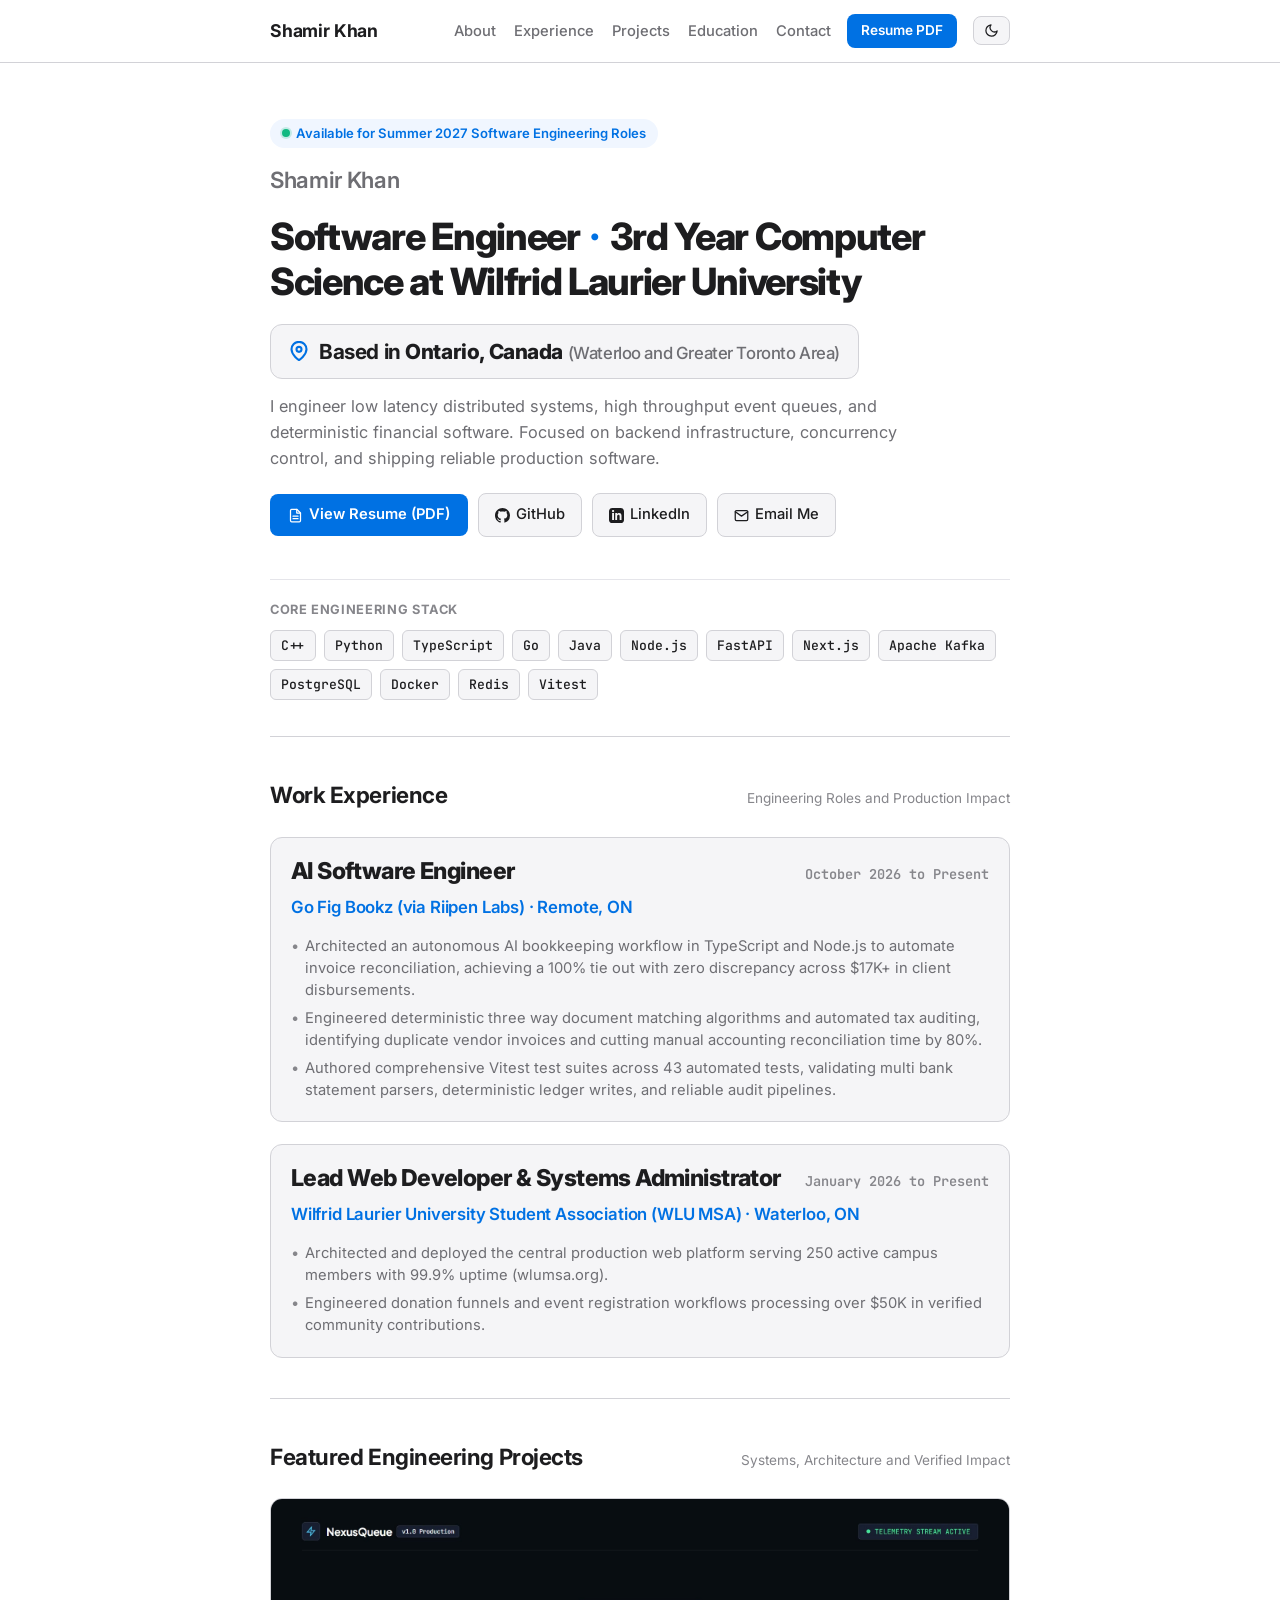
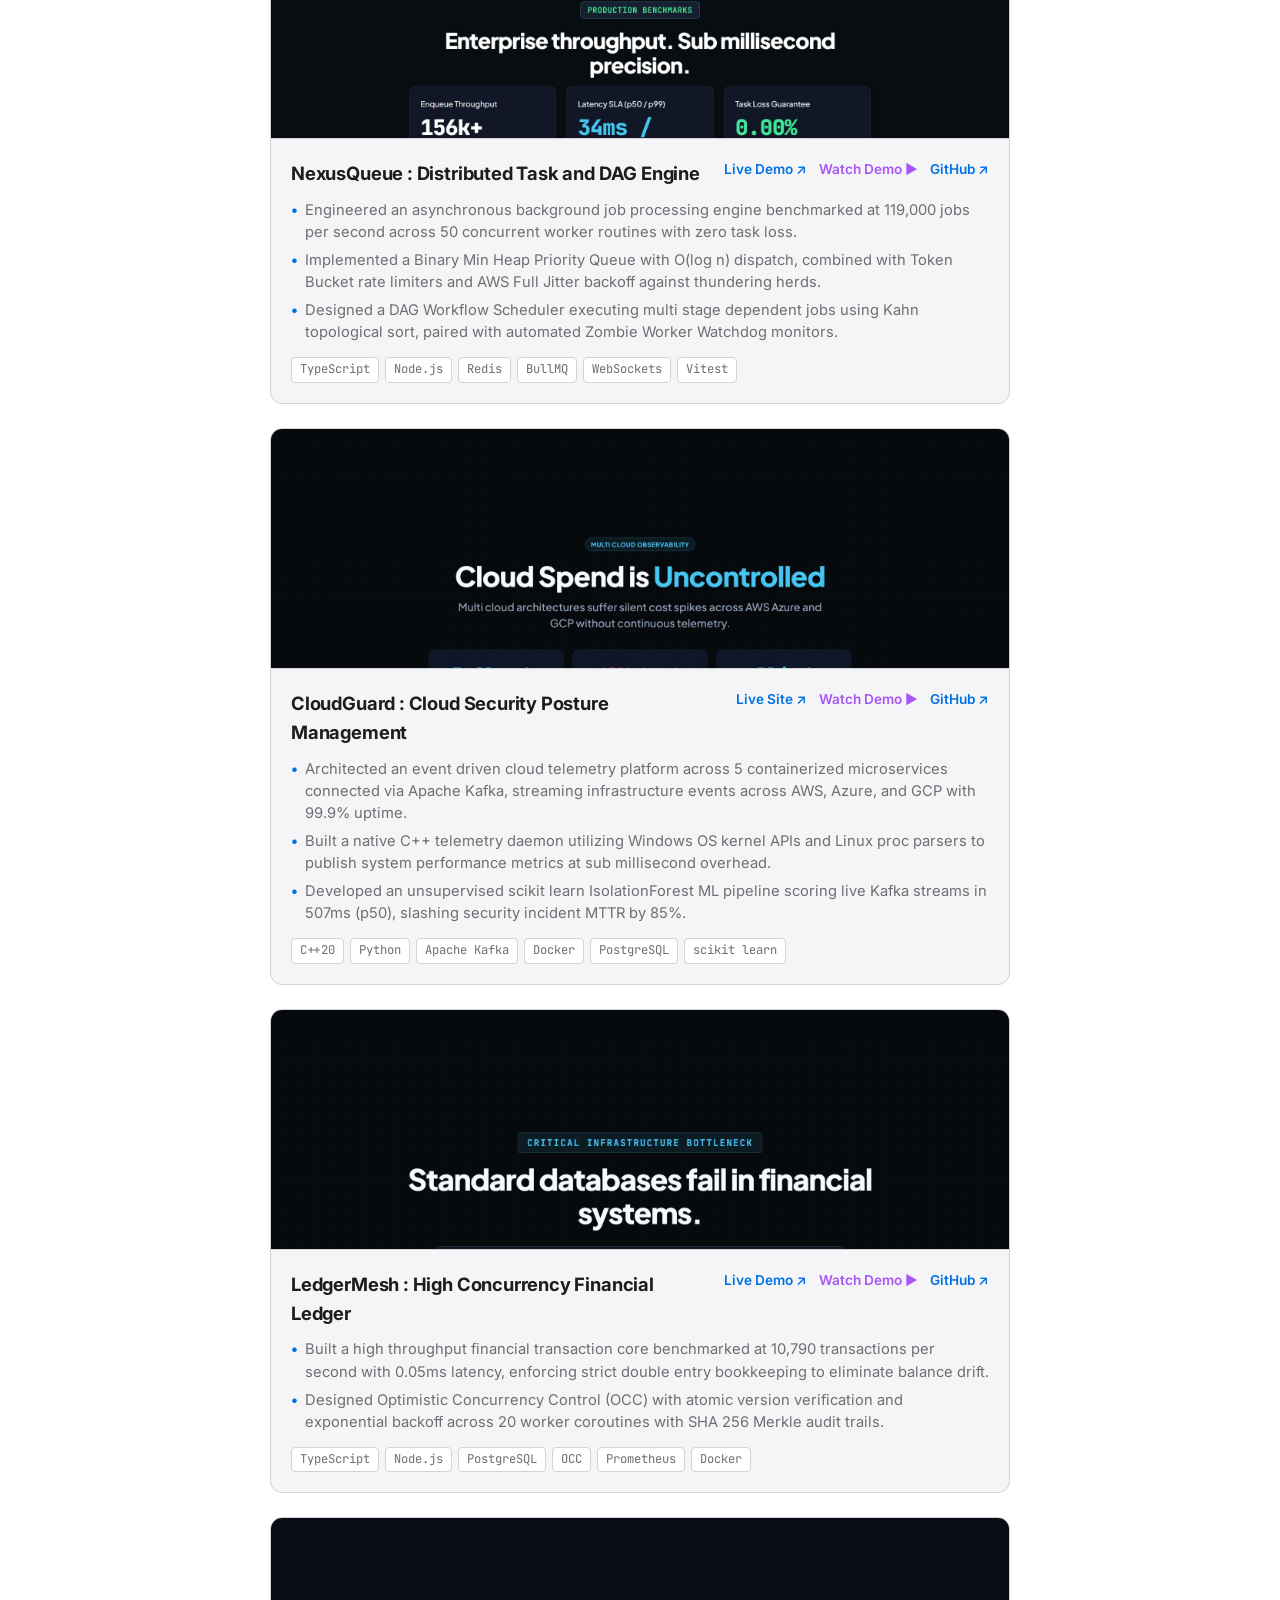
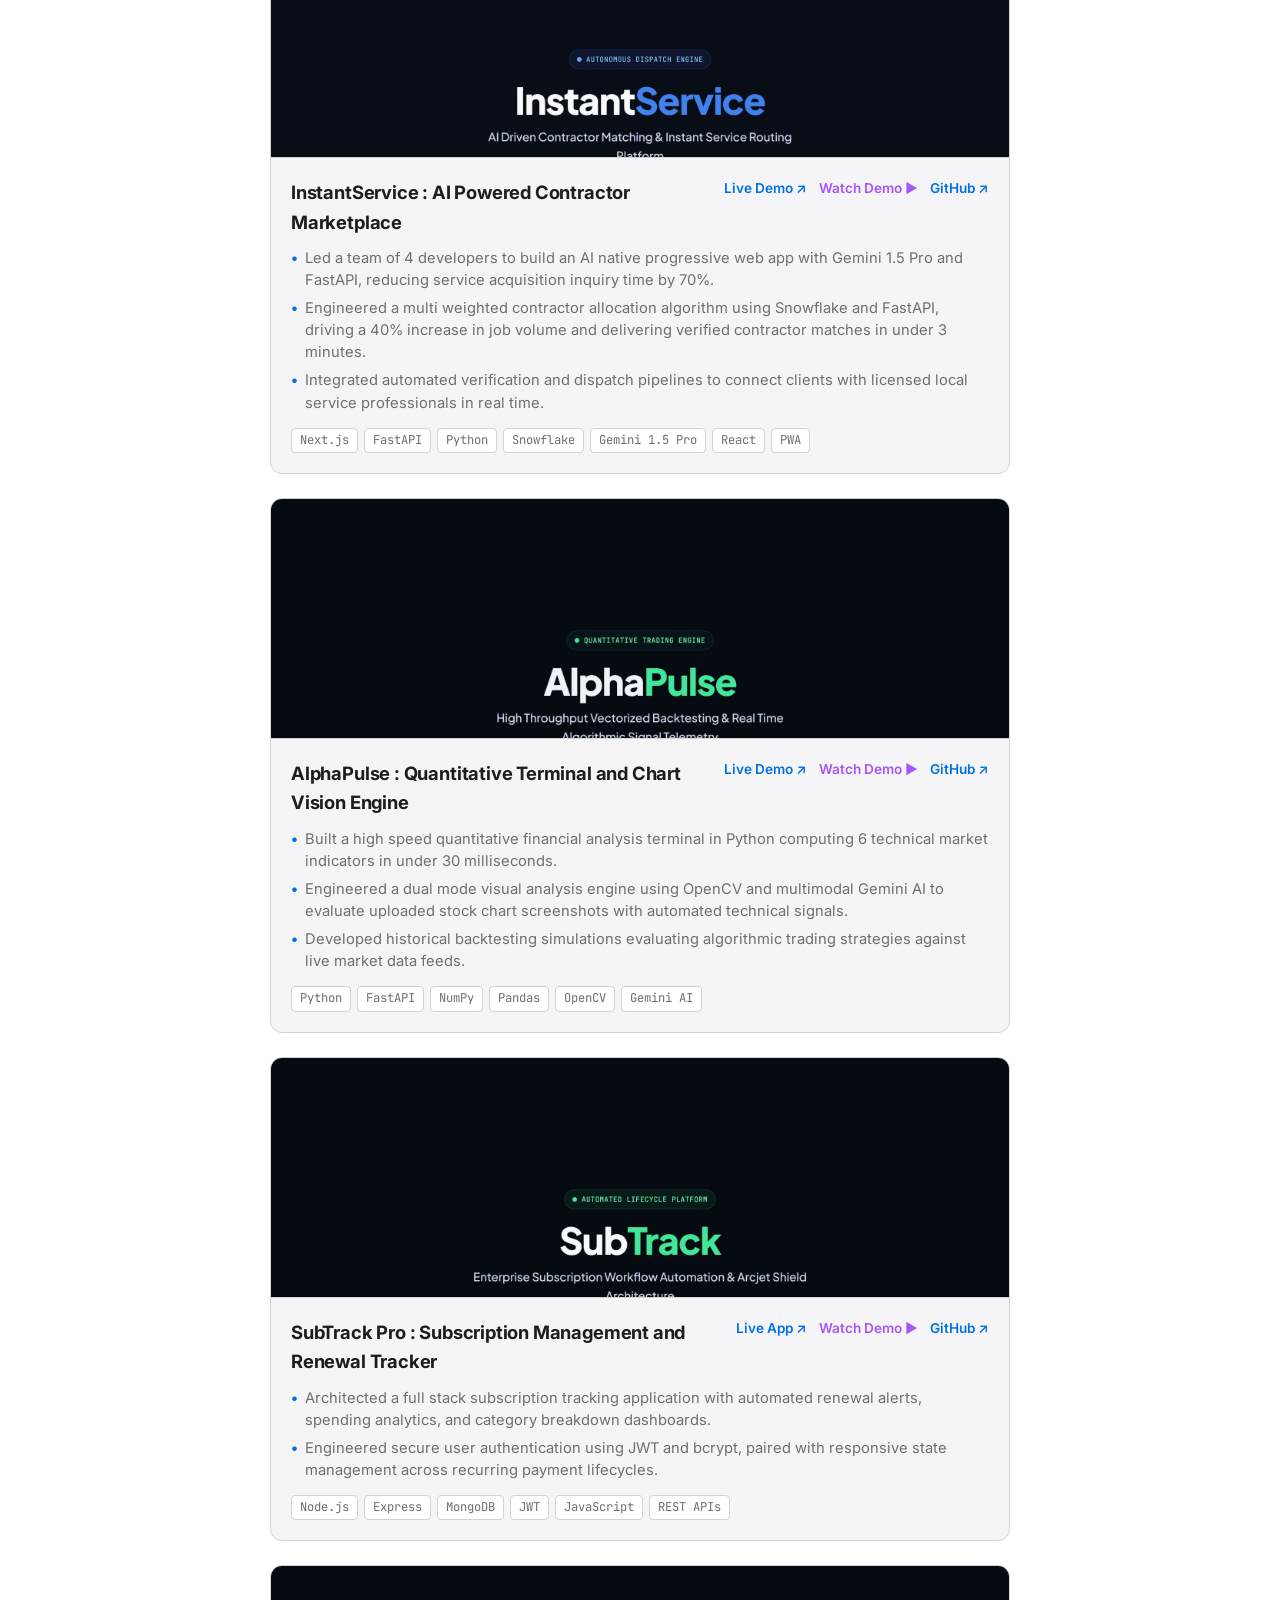
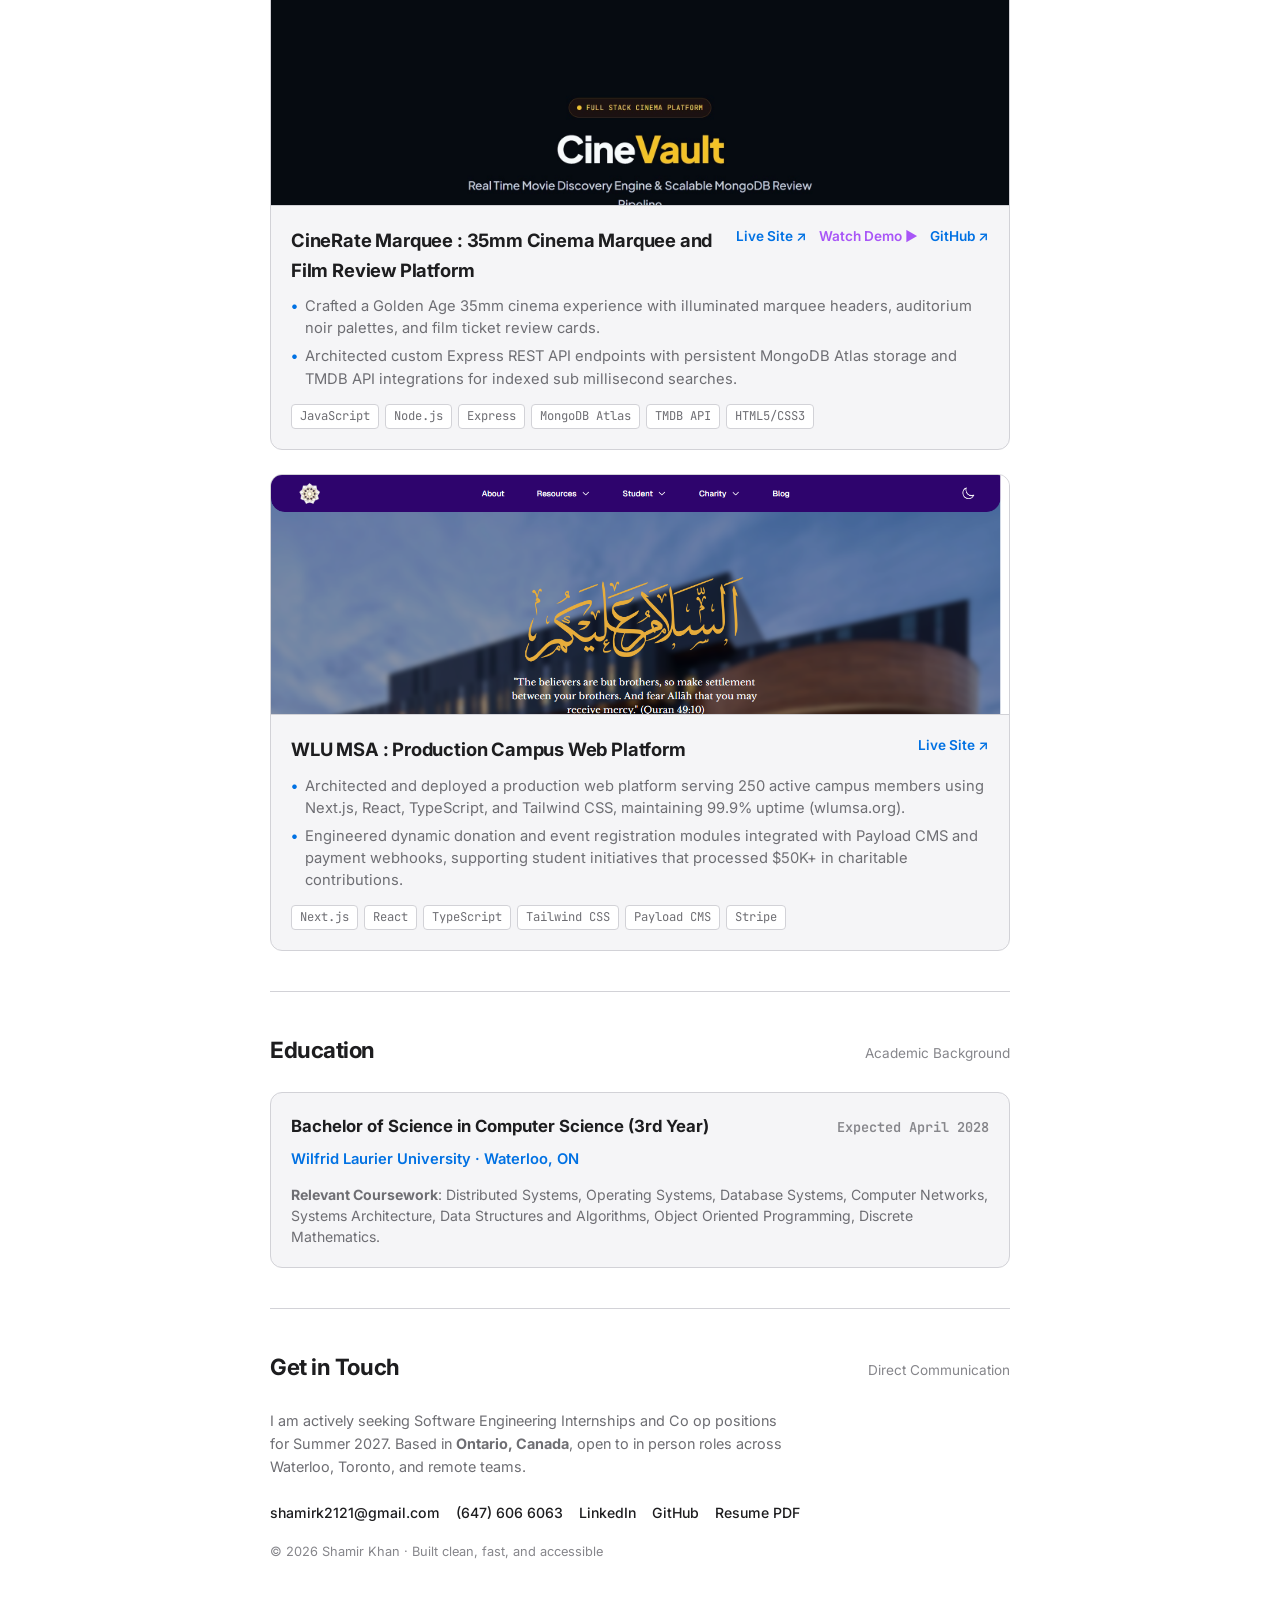
<file: index.html>
<!DOCTYPE html>
<html lang="en">
<head>
    <meta charset="UTF-8">
    <meta name="viewport" content="width=device-width, initial-scale=1.0">
    <title>Shamir Khan | Software Engineer | Ontario, Canada</title>
    
    <meta name="title" content="Shamir Khan | Software Engineer | Ontario, Canada">
    <meta name="description" content="Portfolio of Shamir Khan, 3rd Year Computer Science student at Wilfrid Laurier University in Waterloo, Ontario, Canada. Building high throughput distributed systems, real time telemetry, and backend infrastructure.">
    <meta name="keywords" content="Shamir Khan, Software Engineer, Wilfrid Laurier University, Waterloo, Ontario, Canada, Distributed Systems, C++, Python, TypeScript, Kafka, NexusQueue, LedgerMesh, CloudGuard">
    <meta name="author" content="Shamir Khan">
    <meta name="robots" content="index, follow">
    <link rel="canonical" href="https://shamir-khan-dev.github.io/Personal-Website/">

    <meta property="og:type" content="profile">
    <meta property="og:title" content="Shamir Khan | Software Engineer | Ontario, Canada">
    <meta property="og:description" content="High throughput distributed systems and autonomous AI. 119k jobs/sec queue engine, 10.8k tx/sec ACID ledger, and real time Kafka telemetry.">
    <meta property="og:url" content="https://shamir-khan-dev.github.io/Personal-Website/">

    <script type="application/ld+json">
    {
      "@context": "https://schema.org",
      "@type": "Person",
      "name": "Shamir Khan",
      "url": "https://shamir-khan-dev.github.io/Personal-Website/",
      "jobTitle": "Software Engineer",
      "address": {
        "@type": "PostalAddress",
        "addressRegion": "Ontario",
        "addressCountry": "Canada"
      },
      "affiliation": {
        "@type": "CollegeOrUniversity",
        "name": "Wilfrid Laurier University"
      },
      "sameAs": [
        "https://github.com/shamir-khan-dev",
        "https://www.linkedin.com/in/shamir-khan-40698123b/"
      ]
    }
    </script>

    <link rel="stylesheet" href="style.css">
    <link rel="icon" type="image/svg+xml" href="data:image/svg+xml,%3Csvg xmlns='http://www.w3.org/2000/svg' viewBox='0 0 100 100'%3E%3Ccircle cx='50' cy='50' r='45' fill='%232563eb'/%3E%3Ctext x='50%25' y='65%25' font-size='40' font-family='sans-serif' font-weight='700' fill='%23ffffff' text-anchor='middle'%3ESK%3C/text%3E%3C/svg%3E">
</head>
<body>

    <!-- Sticky Navigation Bar -->
    <header class="site-nav">
        <div class="container nav-wrap">
            <a href="#" class="nav-brand">Shamir Khan</a>
            <div class="nav-actions">
                <ul class="nav-links">
                    <li><a href="#about">About</a></li>
                    <li><a href="#experience">Experience</a></li>
                    <li><a href="#projects">Projects</a></li>
                    <li><a href="#education">Education</a></li>
                    <li><a href="#contact">Contact</a></li>
                </ul>
                <a href="assets/Shamir_Khan_Resume.pdf" target="_blank" rel="noopener noreferrer" class="btn-primary" style="padding: 6px 14px; font-size: 0.85rem;">Resume PDF</a>
                <button type="button" id="theme-toggle" class="theme-btn" aria-label="Toggle theme">🌙</button>
            </div>
        </div>
    </header>

    <main class="container">

        <!-- Hero Section -->
        <section id="about" class="hero">
            <div class="hero-profile">
                <div class="hero-role-badge">
                    <span class="status-dot"></span>
                    Available for Summer 2027 Software Engineering Roles
                </div>
                
                <h1 class="hero-name">Shamir Khan</h1>
                
                <div class="hero-role-headline">
                    Software Engineer <span class="hero-sep">·</span> 3rd Year Computer Science at Wilfrid Laurier University
                </div>

                <div class="hero-location-banner">
                    <svg width="20" height="20" viewBox="0 0 24 24" fill="none" stroke="currentColor" stroke-width="2.5" stroke-linecap="round" stroke-linejoin="round"><path d="M21 10c0 7-9 13-9 13s-9-6-9-13a9 9 0 0 1 18 0z"/><circle cx="12" cy="10" r="3"/></svg>
                    <span>Based in <strong class="location-bold">Ontario, Canada</strong> <span class="location-detail">(Waterloo and Greater Toronto Area)</span></span>
                </div>

                <p class="hero-bio">
                    I engineer low latency distributed systems, high throughput event queues, and deterministic financial software. Focused on backend infrastructure, concurrency control, and shipping reliable production software.
                </p>

                <div class="hero-cta-group">
                    <a href="assets/Shamir_Khan_Resume.pdf" target="_blank" rel="noopener noreferrer" class="btn-primary">
                        <svg width="15" height="15" viewBox="0 0 24 24" fill="none" stroke="currentColor" stroke-width="2" stroke-linecap="round" stroke-linejoin="round"><path d="M14 2H6a2 2 0 0 0-2 2v16a2 2 0 0 0 2 2h12a2 2 0 0 0 2-2V8z"/><polyline points="14 2 14 8 20 8"/><line x1="16" y1="13" x2="8" y2="13"/><line x1="16" y1="17" x2="8" y2="17"/></svg>
                        View Resume (PDF)
                    </a>
                    <a href="https://github.com/shamir-khan-dev" target="_blank" rel="noopener noreferrer" class="btn-secondary">
                        <svg width="15" height="15" viewBox="0 0 24 24" fill="currentColor"><path d="M12 0C5.37 0 0 5.37 0 12c0 5.31 3.435 9.795 8.205 11.385.6.105.825-.255.825-.57 0-.285-.015-1.23-.015-2.235-3.015.555-3.795-.735-4.035-1.41-.135-.345-.72-1.41-1.23-1.695-.42-.225-1.02-.78-.015-.795.945-.015 1.62.87 1.845 1.23 1.08 1.815 2.805 1.305 3.495.99.105-.78.42-1.305.765-1.605-2.67-.3-5.46-1.335-5.46-5.925 0-1.305.465-2.385 1.23-3.225-.12-.3-.54-1.53.12-3.18 0 0 1.005-.315 3.3 1.23.96-.27 1.98-.405 3-.405s2.04.135 3 .405c2.295-1.56 3.3-1.23 3.3-1.23.66 1.65.24 2.88.12 3.18.765.84 1.23 1.905 1.23 3.225 0 4.605-2.805 5.625-5.475 5.925.435.375.81 1.095.81 2.22 0 1.605-.015 2.895-.015 3.3 0 .315.225.69.825.57A12.02 12.02 0 0024 12c0-6.63-5.37-12-12-12z"/></svg>
                        GitHub
                    </a>
                    <a href="https://www.linkedin.com/in/shamir-khan-40698123b/" target="_blank" rel="noopener noreferrer" class="btn-secondary">
                        <svg width="15" height="15" viewBox="0 0 24 24" fill="currentColor"><path d="M19 0h-14c-2.761 0-5 2.239-5 5v14c0 2.761 2.239 5 5 5h14c2.762 0 5-2.239 5-5v-14c0-2.761-2.238-5-5-5zm-11 19h-3v-11h3v11zm-1.5-12.268c-.966 0-1.75-.79-1.75-1.764s.784-1.764 1.75-1.764 1.75.79 1.75 1.764-.783 1.764-1.75 1.764zm13.5 12.268h-3v-5.604c0-3.368-4-3.113-4 0v5.604h-3v-11h3v1.765c1.396-2.586 7-2.777 7 2.476v6.759z"/></svg>
                        LinkedIn
                    </a>
                    <a href="mailto:shamirk2121@gmail.com" class="btn-secondary">
                        <svg width="15" height="15" viewBox="0 0 24 24" fill="none" stroke="currentColor" stroke-width="2" stroke-linecap="round" stroke-linejoin="round"><path d="M4 4h16c1.1 0 2 .9 2 2v12c0 1.1-.9 2-2 2H4c-1.1 0-2-.9-2-2V6c0-1.1.9-2 2-2z"/><polyline points="22,6 12,13 2,6"/></svg>
                        Email Me
                    </a>
                </div>

                <div class="stack-strip">
                    <div class="stack-title">Core Engineering Stack</div>
                    <div class="pills-wrap">
                        <span class="pill">C++</span>
                        <span class="pill">Python</span>
                        <span class="pill">TypeScript</span>
                        <span class="pill">Go</span>
                        <span class="pill">Java</span>
                        <span class="pill">Node.js</span>
                        <span class="pill">FastAPI</span>
                        <span class="pill">Next.js</span>
                        <span class="pill">Apache Kafka</span>
                        <span class="pill">PostgreSQL</span>
                        <span class="pill">Docker</span>
                        <span class="pill">Redis</span>
                        <span class="pill">Vitest</span>
                    </div>
                </div>
            </div>
        </section>

        <!-- Experience Section (Shown First) -->
        <section id="experience" class="section">
            <div class="section-head">
                <h2 class="section-heading">Work Experience</h2>
                <span class="section-note">Engineering Roles and Production Impact</span>
            </div>

            <div class="experience-list">
                
                <div class="experience-item">
                    <div class="experience-top">
                        <span class="experience-role">AI Software Engineer</span>
                        <span class="experience-date">October 2026 to Present</span>
                    </div>
                    <div class="experience-company">Go Fig Bookz (via Riipen Labs) · Remote, ON</div>
                    <ul class="experience-bullets">
                        <li>Architected an autonomous AI bookkeeping workflow in TypeScript and Node.js to automate invoice reconciliation, achieving a 100% tie out with zero discrepancy across $17K+ in client disbursements.</li>
                        <li>Engineered deterministic three way document matching algorithms and automated tax auditing, identifying duplicate vendor invoices and cutting manual accounting reconciliation time by 80%.</li>
                        <li>Authored comprehensive Vitest test suites across 43 automated tests, validating multi bank statement parsers, deterministic ledger writes, and reliable audit pipelines.</li>
                    </ul>
                </div>

                <div class="experience-item">
                    <div class="experience-top">
                        <span class="experience-role">Lead Web Developer & Systems Administrator</span>
                        <span class="experience-date">January 2026 to Present</span>
                    </div>
                    <div class="experience-company">Wilfrid Laurier University Student Association (WLU MSA) · Waterloo, ON</div>
                    <ul class="experience-bullets">
                        <li>Architected and deployed the central production web platform serving 250 active campus members with 99.9% uptime (wlumsa.org).</li>
                        <li>Engineered donation funnels and event registration workflows processing over $50K in verified community contributions.</li>
                    </ul>
                </div>

            </div>
        </section>

        <!-- Selected Projects Section -->
        <section id="projects" class="section">
            <div class="section-head">
                <h2 class="section-heading">Featured Engineering Projects</h2>
                <span class="section-note">Systems, Architecture and Verified Impact</span>
            </div>

            <div class="projects-grid">

                <!-- Project 1: NexusQueue -->
                <article class="project-card">
                    <div class="project-media">
                        <video class="project-preview-video" autoplay loop muted playsinline poster="assets/nexusqueue_preview.png">
                            <source src="assets/nexusqueue_demo.mp4" type="video/mp4">
                        </video>
                    </div>
                    <div class="project-content">
                        <div class="project-header">
                            <h3 class="project-name">NexusQueue : Distributed Task and DAG Engine</h3>
                            <div class="project-links">
                                <a href="https://nexusqueue-0l7s.onrender.com/" target="_blank" rel="noopener noreferrer" class="project-link">Live Demo ↗</a>
                                <a href="assets/nexusqueue_demo.mp4" target="_blank" rel="noopener noreferrer" class="project-link watch-link">Watch Demo ▶</a>
                                <a href="https://github.com/shamir-khan-dev/NexusQueue" target="_blank" rel="noopener noreferrer" class="project-link">GitHub ↗</a>
                            </div>
                        </div>
                        <ul class="project-bullets">
                            <li>Engineered an asynchronous background job processing engine benchmarked at 119,000 jobs per second across 50 concurrent worker routines with zero task loss.</li>
                            <li>Implemented a Binary Min Heap Priority Queue with O(log n) dispatch, combined with Token Bucket rate limiters and AWS Full Jitter backoff against thundering herds.</li>
                            <li>Designed a DAG Workflow Scheduler executing multi stage dependent jobs using Kahn topological sort, paired with automated Zombie Worker Watchdog monitors.</li>
                        </ul>
                        <div class="project-tech">
                            <span>TypeScript</span>
                            <span>Node.js</span>
                            <span>Redis</span>
                            <span>BullMQ</span>
                            <span>WebSockets</span>
                            <span>Vitest</span>
                        </div>
                    </div>
                </article>

                <!-- Project 2: CloudGuard -->
                <article class="project-card">
                    <div class="project-media">
                        <video class="project-preview-video" autoplay loop muted playsinline poster="assets/cloudguard_preview.png">
                            <source src="assets/cloudguard_demo.mp4" type="video/mp4">
                        </video>
                    </div>
                    <div class="project-content">
                        <div class="project-header">
                            <h3 class="project-name">CloudGuard : Cloud Security Posture Management</h3>
                            <div class="project-links">
                                <a href="https://cloud-guard-theta.vercel.app" target="_blank" rel="noopener noreferrer" class="project-link">Live Site ↗</a>
                                <a href="assets/cloudguard_demo.mp4" target="_blank" rel="noopener noreferrer" class="project-link watch-link">Watch Demo ▶</a>
                                <a href="https://github.com/shamir-khan-dev/Cloud-Guard" target="_blank" rel="noopener noreferrer" class="project-link">GitHub ↗</a>
                            </div>
                        </div>
                        <ul class="project-bullets">
                            <li>Architected an event driven cloud telemetry platform across 5 containerized microservices connected via Apache Kafka, streaming infrastructure events across AWS, Azure, and GCP with 99.9% uptime.</li>
                            <li>Built a native C++ telemetry daemon utilizing Windows OS kernel APIs and Linux proc parsers to publish system performance metrics at sub millisecond overhead.</li>
                            <li>Developed an unsupervised scikit learn IsolationForest ML pipeline scoring live Kafka streams in 507ms (p50), slashing security incident MTTR by 85%.</li>
                        </ul>
                        <div class="project-tech">
                            <span>C++20</span>
                            <span>Python</span>
                            <span>Apache Kafka</span>
                            <span>Docker</span>
                            <span>PostgreSQL</span>
                            <span>scikit learn</span>
                        </div>
                    </div>
                </article>

                <!-- Project 3: LedgerMesh -->
                <article class="project-card">
                    <div class="project-media">
                        <video class="project-preview-video" autoplay loop muted playsinline poster="assets/ledgermesh_preview.png">
                            <source src="assets/ledgermesh_demo.mp4" type="video/mp4">
                        </video>
                    </div>
                    <div class="project-content">
                        <div class="project-header">
                            <h3 class="project-name">LedgerMesh : High Concurrency Financial Ledger</h3>
                            <div class="project-links">
                                <a href="https://ledgermesh.onrender.com/" target="_blank" rel="noopener noreferrer" class="project-link">Live Demo ↗</a>
                                <a href="assets/ledgermesh_demo.mp4" target="_blank" rel="noopener noreferrer" class="project-link watch-link">Watch Demo ▶</a>
                                <a href="https://github.com/shamir-khan-dev/LedgerMesh" target="_blank" rel="noopener noreferrer" class="project-link">GitHub ↗</a>
                            </div>
                        </div>
                        <ul class="project-bullets">
                            <li>Built a high throughput financial transaction core benchmarked at 10,790 transactions per second with 0.05ms latency, enforcing strict double entry bookkeeping to eliminate balance drift.</li>
                            <li>Designed Optimistic Concurrency Control (OCC) with atomic version verification and exponential backoff across 20 worker coroutines with SHA 256 Merkle audit trails.</li>
                        </ul>
                        <div class="project-tech">
                            <span>TypeScript</span>
                            <span>Node.js</span>
                            <span>PostgreSQL</span>
                            <span>OCC</span>
                            <span>Prometheus</span>
                            <span>Docker</span>
                        </div>
                    </div>
                </article>

                <!-- Project 4: InstantService -->
                <article class="project-card">
                    <div class="project-media">
                        <video class="project-preview-video" autoplay loop muted playsinline poster="assets/instantservice_preview.png">
                            <source src="assets/instantservice_demo.mp4" type="video/mp4">
                        </video>
                    </div>
                    <div class="project-content">
                        <div class="project-header">
                            <h3 class="project-name">InstantService : AI Powered Contractor Marketplace</h3>
                            <div class="project-links">
                                <a href="https://instant-service-eight.vercel.app/" target="_blank" rel="noopener noreferrer" class="project-link">Live Demo ↗</a>
                                <a href="assets/instantservice_demo.mp4" target="_blank" rel="noopener noreferrer" class="project-link watch-link">Watch Demo ▶</a>
                                <a href="https://github.com/shamir-khan-dev/InstantService" target="_blank" rel="noopener noreferrer" class="project-link">GitHub ↗</a>
                            </div>
                        </div>
                        <ul class="project-bullets">
                            <li>Led a team of 4 developers to build an AI native progressive web app with Gemini 1.5 Pro and FastAPI, reducing service acquisition inquiry time by 70%.</li>
                            <li>Engineered a multi weighted contractor allocation algorithm using Snowflake and FastAPI, driving a 40% increase in job volume and delivering verified contractor matches in under 3 minutes.</li>
                            <li>Integrated automated verification and dispatch pipelines to connect clients with licensed local service professionals in real time.</li>
                        </ul>
                        <div class="project-tech">
                            <span>Next.js</span>
                            <span>FastAPI</span>
                            <span>Python</span>
                            <span>Snowflake</span>
                            <span>Gemini 1.5 Pro</span>
                            <span>React</span>
                            <span>PWA</span>
                        </div>
                    </div>
                </article>

                <!-- Project 5: AlphaPulse -->
                <article class="project-card">
                    <div class="project-media">
                        <video class="project-preview-video" autoplay loop muted playsinline poster="assets/alphapulse_preview.png">
                            <source src="assets/alphapulse_demo.mp4" type="video/mp4">
                        </video>
                    </div>
                    <div class="project-content">
                        <div class="project-header">
                            <h3 class="project-name">AlphaPulse : Quantitative Terminal and Chart Vision Engine</h3>
                            <div class="project-links">
                                <a href="https://stock-analyzer-etmo.onrender.com/" target="_blank" rel="noopener noreferrer" class="project-link">Live Demo ↗</a>
                                <a href="assets/alphapulse_demo.mp4" target="_blank" rel="noopener noreferrer" class="project-link watch-link">Watch Demo ▶</a>
                                <a href="https://github.com/shamir-khan-dev/stock-analyzer" target="_blank" rel="noopener noreferrer" class="project-link">GitHub ↗</a>
                            </div>
                        </div>
                        <ul class="project-bullets">
                            <li>Built a high speed quantitative financial analysis terminal in Python computing 6 technical market indicators in under 30 milliseconds.</li>
                            <li>Engineered a dual mode visual analysis engine using OpenCV and multimodal Gemini AI to evaluate uploaded stock chart screenshots with automated technical signals.</li>
                            <li>Developed historical backtesting simulations evaluating algorithmic trading strategies against live market data feeds.</li>
                        </ul>
                        <div class="project-tech">
                            <span>Python</span>
                            <span>FastAPI</span>
                            <span>NumPy</span>
                            <span>Pandas</span>
                            <span>OpenCV</span>
                            <span>Gemini AI</span>
                        </div>
                    </div>
                </article>

                <!-- Project 6: SubTrack Pro -->
                <article class="project-card">
                    <div class="project-media">
                        <video class="project-preview-video" autoplay loop muted playsinline poster="assets/subscription_preview.png">
                            <source src="assets/subscription_demo.mp4" type="video/mp4">
                        </video>
                    </div>
                    <div class="project-content">
                        <div class="project-header">
                            <h3 class="project-name">SubTrack Pro : Subscription Management and Renewal Tracker</h3>
                            <div class="project-links">
                                <a href="https://subscription-app-lime.vercel.app/" target="_blank" rel="noopener noreferrer" class="project-link">Live App ↗</a>
                                <a href="assets/subscription_demo.mp4" target="_blank" rel="noopener noreferrer" class="project-link watch-link">Watch Demo ▶</a>
                                <a href="https://github.com/shamir-khan-dev/Subscription-management-system" target="_blank" rel="noopener noreferrer" class="project-link">GitHub ↗</a>
                            </div>
                        </div>
                        <ul class="project-bullets">
                            <li>Architected a full stack subscription tracking application with automated renewal alerts, spending analytics, and category breakdown dashboards.</li>
                            <li>Engineered secure user authentication using JWT and bcrypt, paired with responsive state management across recurring payment lifecycles.</li>
                        </ul>
                        <div class="project-tech">
                            <span>Node.js</span>
                            <span>Express</span>
                            <span>MongoDB</span>
                            <span>JWT</span>
                            <span>JavaScript</span>
                            <span>REST APIs</span>
                        </div>
                    </div>
                </article>

                <!-- Project 7: CineRate Marquee -->
                <article class="project-card">
                    <div class="project-media">
                        <video class="project-preview-video" autoplay loop muted playsinline poster="assets/moviereview_preview.png">
                            <source src="assets/moviereview_demo.mp4" type="video/mp4">
                        </video>
                    </div>
                    <div class="project-content">
                        <div class="project-header">
                            <h3 class="project-name">CineRate Marquee : 35mm Cinema Marquee and Film Review Platform</h3>
                            <div class="project-links">
                                <a href="https://shamir-khan-dev.github.io/movie-reviews-website/" target="_blank" rel="noopener noreferrer" class="project-link">Live Site ↗</a>
                                <a href="assets/moviereview_demo.mp4" target="_blank" rel="noopener noreferrer" class="project-link watch-link">Watch Demo ▶</a>
                                <a href="https://github.com/shamir-khan-dev/movie-reviews-website" target="_blank" rel="noopener noreferrer" class="project-link">GitHub ↗</a>
                            </div>
                        </div>
                        <ul class="project-bullets">
                            <li>Crafted a Golden Age 35mm cinema experience with illuminated marquee headers, auditorium noir palettes, and film ticket review cards.</li>
                            <li>Architected custom Express REST API endpoints with persistent MongoDB Atlas storage and TMDB API integrations for indexed sub millisecond searches.</li>
                        </ul>
                        <div class="project-tech">
                            <span>JavaScript</span>
                            <span>Node.js</span>
                            <span>Express</span>
                            <span>MongoDB Atlas</span>
                            <span>TMDB API</span>
                            <span>HTML5/CSS3</span>
                        </div>
                    </div>
                </article>

                <!-- Project 8: WLU MSA Platform -->
                <article class="project-card">
                    <div class="project-media">
                        <img src="assets/wlumsa_preview.png" alt="WLU MSA Production Platform" loading="lazy">
                    </div>
                    <div class="project-content">
                        <div class="project-header">
                            <h3 class="project-name">WLU MSA : Production Campus Web Platform</h3>
                            <div class="project-links">
                                <a href="https://wlumsa.org/" target="_blank" rel="noopener noreferrer" class="project-link">Live Site ↗</a>
                            </div>
                        </div>
                        <ul class="project-bullets">
                            <li>Architected and deployed a production web platform serving 250 active campus members using Next.js, React, TypeScript, and Tailwind CSS, maintaining 99.9% uptime (wlumsa.org).</li>
                            <li>Engineered dynamic donation and event registration modules integrated with Payload CMS and payment webhooks, supporting student initiatives that processed $50K+ in charitable contributions.</li>
                        </ul>
                        <div class="project-tech">
                            <span>Next.js</span>
                            <span>React</span>
                            <span>TypeScript</span>
                            <span>Tailwind CSS</span>
                            <span>Payload CMS</span>
                            <span>Stripe</span>
                        </div>
                    </div>
                </article>

            </div>
        </section>

        <!-- Education Section -->
        <section id="education" class="section">
            <div class="section-head">
                <h2 class="section-heading">Education</h2>
                <span class="section-note">Academic Background</span>
            </div>

            <div class="education-box">
                <div class="education-top">
                    <span class="education-degree">Bachelor of Science in Computer Science (3rd Year)</span>
                    <span class="education-date">Expected April 2028</span>
                </div>
                <div class="education-school">Wilfrid Laurier University · Waterloo, ON</div>
                <div class="education-courses">
                    <b>Relevant Coursework</b>: Distributed Systems, Operating Systems, Database Systems, Computer Networks, Systems Architecture, Data Structures and Algorithms, Object Oriented Programming, Discrete Mathematics.
                </div>
            </div>
        </section>

        <!-- Contact Section -->
        <section id="contact" class="section">
            <div class="section-head">
                <h2 class="section-heading">Get in Touch</h2>
                <span class="section-note">Direct Communication</span>
            </div>

            <div class="footer-content" style="align-items: flex-start; text-align: left;">
                <p class="footer-text">
                    I am actively seeking Software Engineering Internships and Co op positions for Summer 2027. Based in <b>Ontario, Canada</b>, open to in person roles across Waterloo, Toronto, and remote teams.
                </p>
                <div class="footer-links" style="justify-content: flex-start; margin-top: 10px;">
                    <a href="mailto:shamirk2121@gmail.com">shamirk2121@gmail.com</a>
                    <a href="tel:6476066063">(647) 606 6063</a>
                    <a href="https://www.linkedin.com/in/shamir-khan-40698123b/" target="_blank" rel="noopener noreferrer">LinkedIn</a>
                    <a href="https://github.com/shamir-khan-dev" target="_blank" rel="noopener noreferrer" target="_blank">GitHub</a>
                    <a href="assets/Shamir_Khan_Resume.pdf" target="_blank" rel="noopener noreferrer">Resume PDF</a>
                </div>
                <div class="footer-copy">
                    © 2026 Shamir Khan · Built clean, fast, and accessible
                </div>
            </div>
        </section>

    </main>

    <script src="script.js"></script>
</body>
</html>
</file>
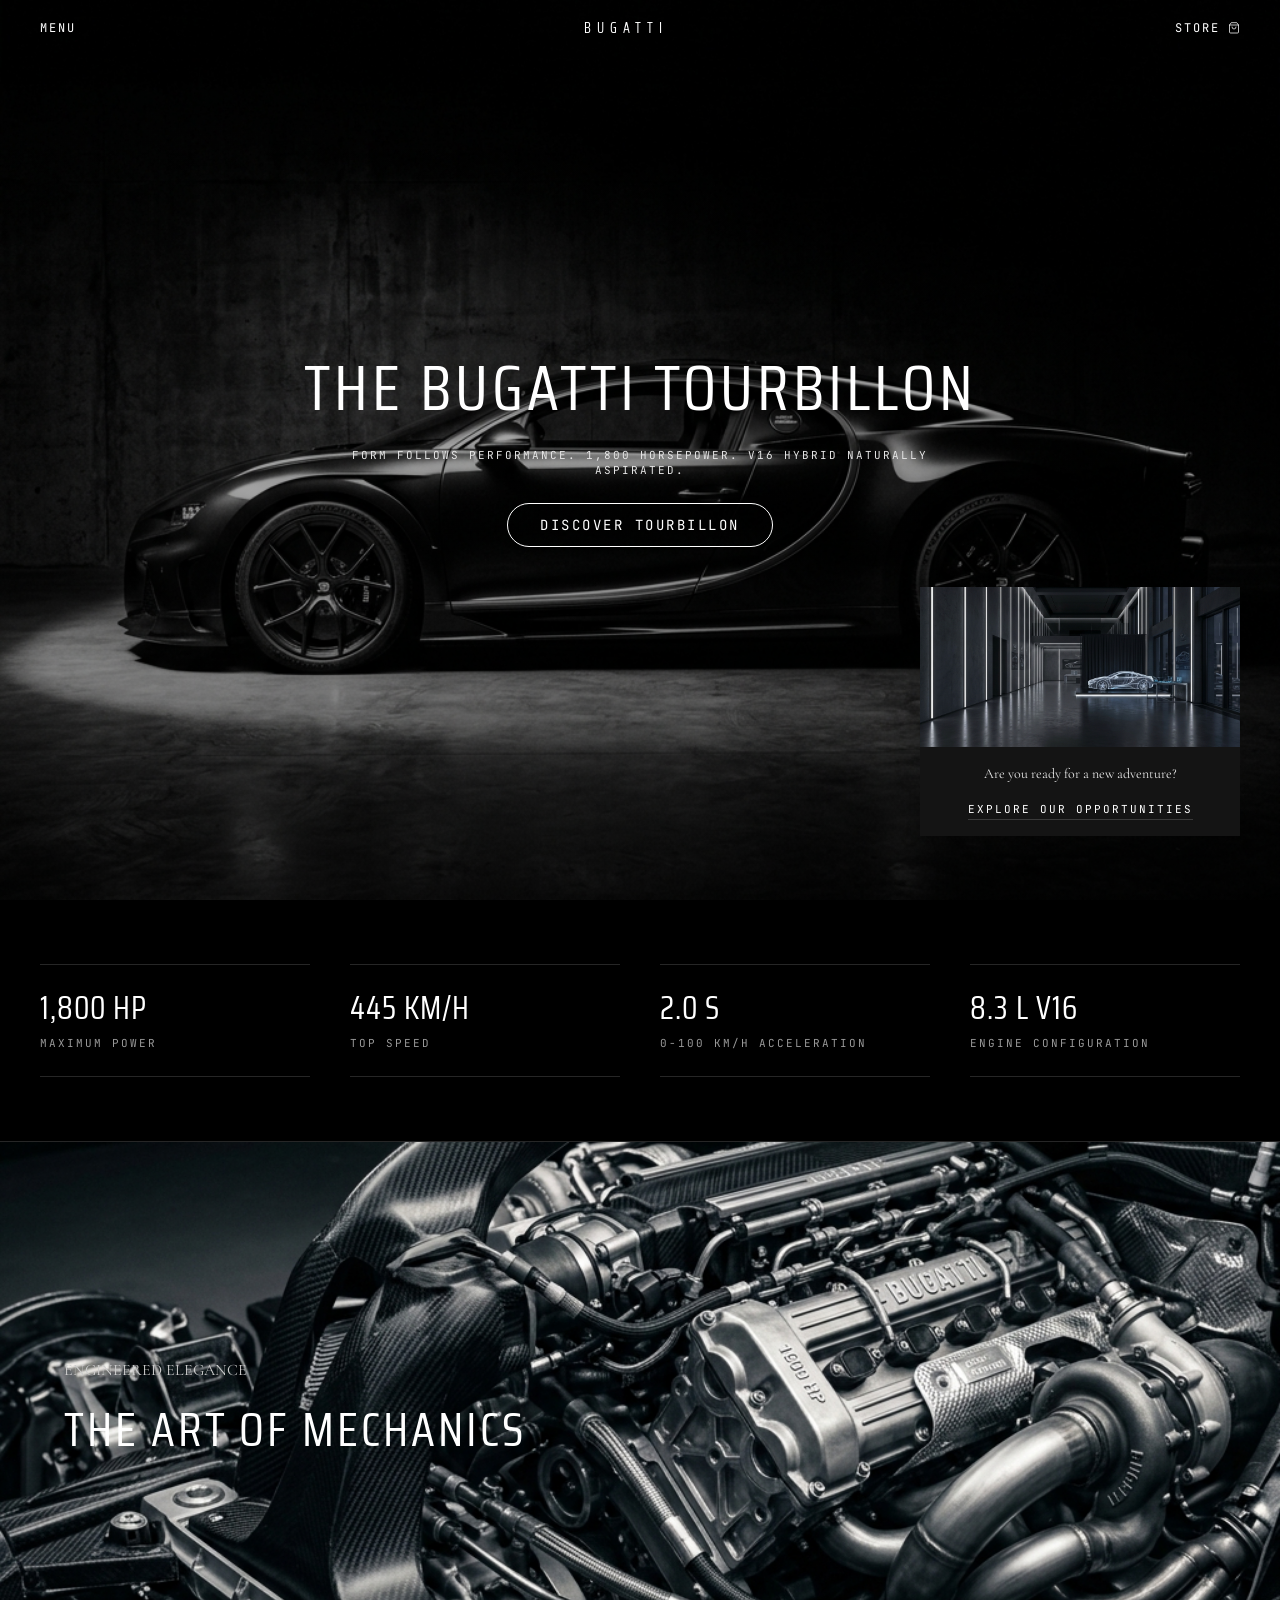
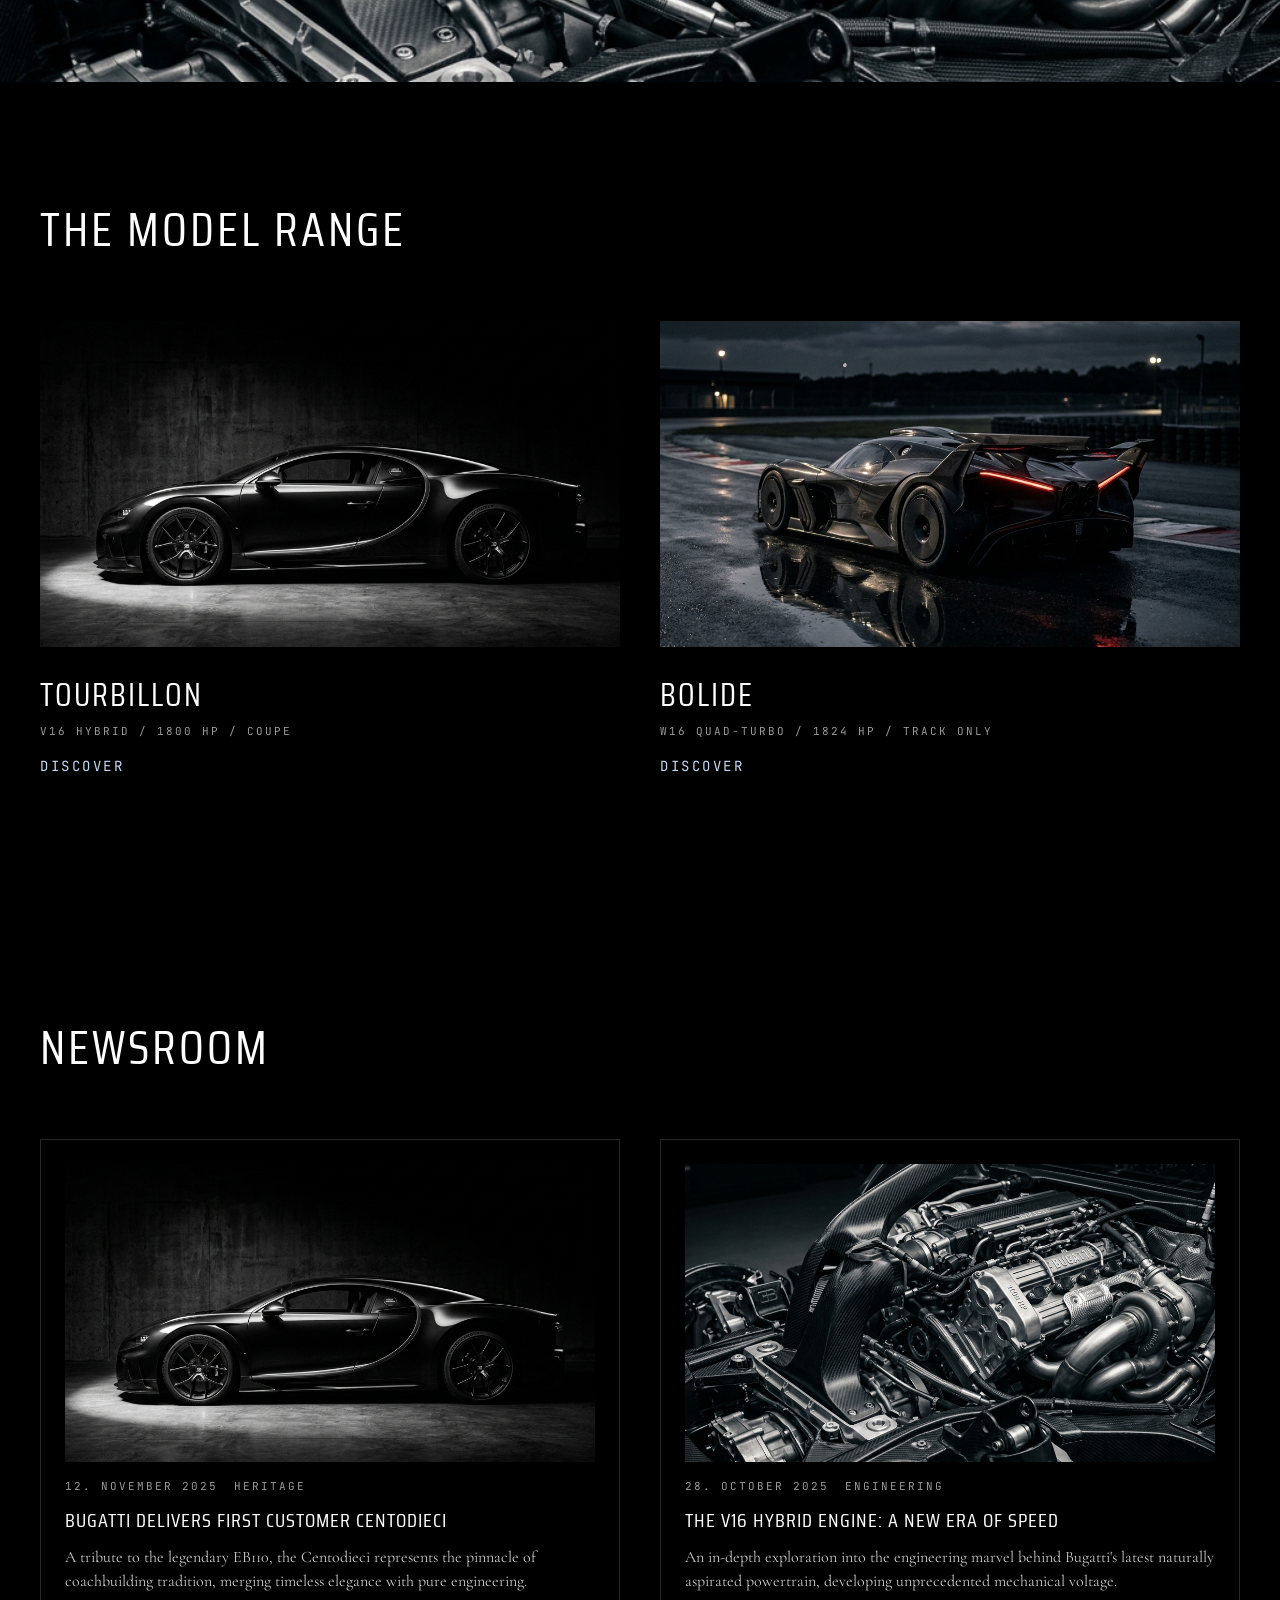
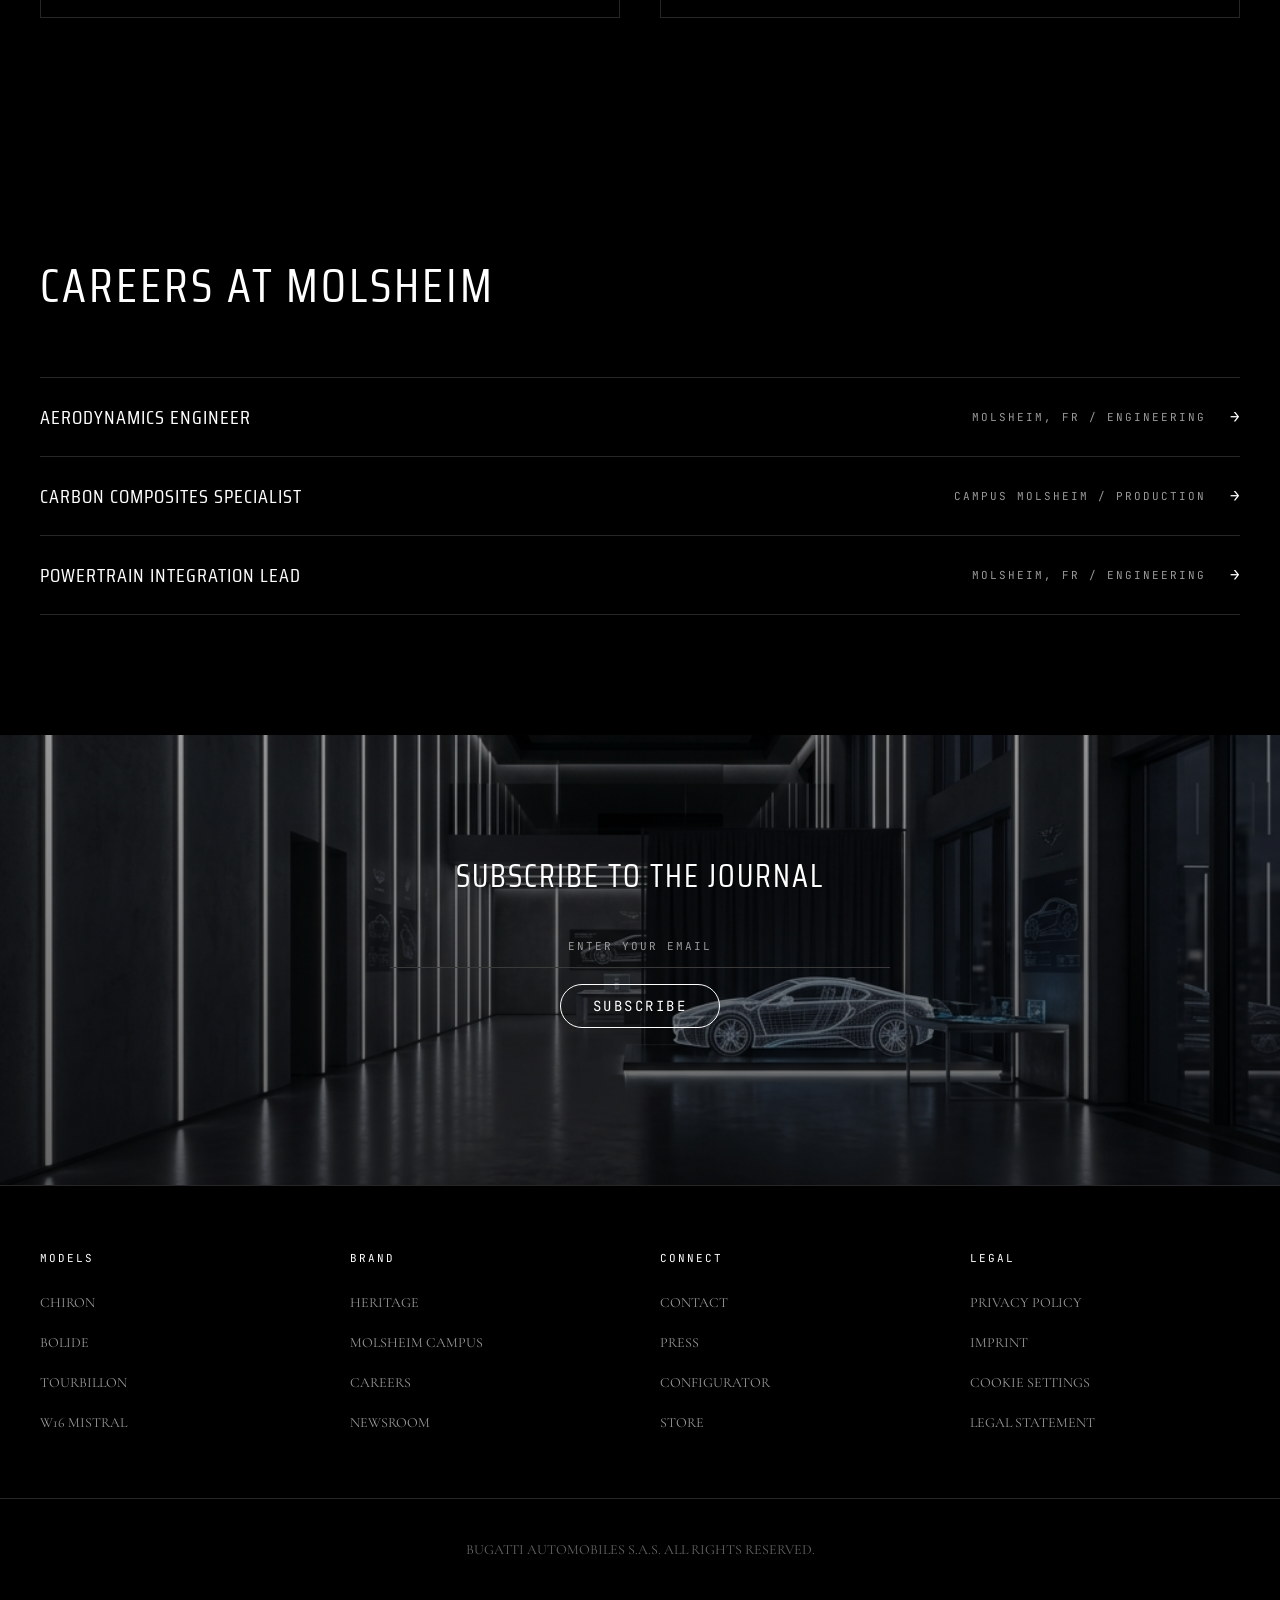
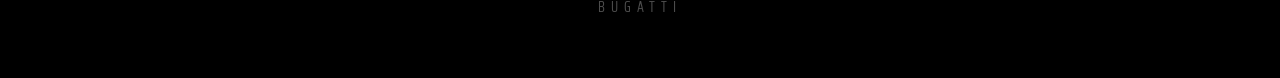
<file: bugatti/index.html>
<!DOCTYPE html>
<html lang="en">
<head>
    <meta charset="UTF-8">
    <meta name="viewport" content="width=device-width, initial-scale=1.0">
    <meta name="description" content="Bugatti Design Analysis. An austere luxury-automotive interface showcasing engineered precision, custom typefaces, and full-bleed automotive photography.">
    <title>BUGATTI | Design System Mockup</title>
    <!-- Google Fonts: Saira Condensed (Substitute for Bugatti Display), Cormorant Garamond (Substitute for Bugatti Text Regular), JetBrains Mono (Substitute for Bugatti Monospace) -->
    <link rel="preconnect" href="https://fonts.googleapis.com">
    <link rel="preconnect" href="https://fonts.gstatic.com" crossorigin>
    <link href="https://fonts.googleapis.com/css2?family=Cormorant+Garamond:ital,wght@0,400;1,400&family=JetBrains+Mono:wght@400&family=Saira+Condensed:wght@400&display=swap" rel="stylesheet">
    <link rel="stylesheet" href="style.css">
</head>
<body>
    <!-- Top Navigation -->
    <header class="top-nav">
        <div class="nav-container">
            <button id="menu-btn" class="nav-btn-link" aria-label="Toggle navigation menu">MENU</button>
            <div class="wordmark-display">BUGATTI</div>
            <button id="store-btn" class="nav-btn-link" aria-label="Open boutique store">
                STORE
                <svg class="bag-icon" xmlns="http://www.w3.org/2000/svg" width="12" height="12" viewBox="0 0 24 24" fill="none" stroke="currentColor" stroke-width="1.5" stroke-linecap="round" stroke-linejoin="round">
                    <path d="M6 2L3 6v14a2 2 0 0 0 2 2h14a2 2 0 0 0 2-2V6l-3-4z"></path>
                    <line x1="3" y1="6" x2="21" y2="6"></line>
                    <path d="M16 10a4 4 0 0 1-8 0"></path>
                </svg>
            </button>
        </div>
    </header>

    <!-- Main Content -->
    <main>
        <!-- Hero Photo Band Section -->
        <section class="hero-photo-band-section">
            <div class="hero-photo-band" style="background-image: linear-gradient(rgba(0,0,0,0.2), rgba(0,0,0,0.5)), url('assets/hero_tourbillon.png');">
                <div class="hero-content">
                    <h1 class="hero-title">THE BUGATTI TOURBILLON</h1>
                    <div class="caption-overlay">FORM FOLLOWS PERFORMANCE. 1,800 HORSEPOWER. V16 HYBRID NATURALLY ASPIRATED.</div>
                    <a href="#specs" class="button-primary">DISCOVER TOURBILLON</a>
                </div>
                
                <!-- Desktop-only Floating Career Callout Card -->
                <div class="career-callout-card">
                    <div class="card-image-placeholder" style="background-image: url('assets/career_bg.png');"></div>
                    <div class="card-content">
                        <p class="card-text">Are you ready for a new adventure?</p>
                        <a href="#careers" class="card-link">EXPLORE OUR OPPORTUNITIES</a>
                    </div>
                </div>
            </div>
        </section>

        <!-- Technical Specifications Section -->
        <section id="specs" class="specs-section">
            <div class="container spec-grid">
                <div class="spec-cell">
                    <div class="spec-value">1,800 HP</div>
                    <div class="spec-label">MAXIMUM POWER</div>
                </div>
                <div class="spec-cell">
                    <div class="spec-value">445 KM/H</div>
                    <div class="spec-label">TOP SPEED</div>
                </div>
                <div class="spec-cell">
                    <div class="spec-value">2.0 S</div>
                    <div class="spec-label">0-100 KM/H ACCELERATION</div>
                </div>
                <div class="spec-cell">
                    <div class="spec-value">8.3 L V16</div>
                    <div class="spec-label">ENGINE CONFIGURATION</div>
                </div>
            </div>
        </section>

        <!-- Dynamic Spec Detail Highlight Photo Band -->
        <section class="photo-breakout-section">
            <div class="breakout-photo-band" style="background-image: url('assets/specs_bg.png');">
                <div class="photo-overlay-content">
                    <div class="caption-overlay">ENGINEERED ELEGANCE</div>
                    <h2 class="breakout-headline">THE ART OF MECHANICS</h2>
                </div>
            </div>
        </section>

        <!-- Model Lineup Section -->
        <section class="models-section">
            <div class="container">
                <div class="section-header">
                    <h2 class="display-lg">THE MODEL RANGE</h2>
                </div>
                <div class="models-grid">
                    <!-- Model 1 -->
                    <div class="model-photo-card">
                        <div class="model-photo-container">
                            <img src="assets/hero_tourbillon.png" alt="Bugatti Tourbillon in studio profile">
                        </div>
                        <h3 class="model-title">TOURBILLON</h3>
                        <div class="model-specs">V16 HYBRID / 1800 HP / COUPE</div>
                        <a href="#" class="text-link">DISCOVER</a>
                    </div>
                    <!-- Model 2 -->
                    <div class="model-photo-card">
                        <div class="model-photo-container">
                            <img src="assets/model_bolide.png" alt="Bugatti Bolide track testing at dusk">
                        </div>
                        <h3 class="model-title">BOLIDE</h3>
                        <div class="model-specs">W16 QUAD-TURBO / 1824 HP / TRACK ONLY</div>
                        <a href="#" class="text-link">DISCOVER</a>
                    </div>
                </div>
            </div>
        </section>

        <!-- Newsroom Section -->
        <section class="newsroom-section">
            <div class="container">
                <div class="section-header">
                    <h2 class="display-lg">NEWSROOM</h2>
                </div>
                <div class="newsroom-grid">
                    <!-- News Card 1 -->
                    <article class="newsroom-article-card">
                        <div class="article-image" style="background-image: url('assets/hero_tourbillon.png');"></div>
                        <div class="article-metadata">
                            <span class="date-pill">12. NOVEMBER 2025</span>
                            <span class="category-tag">HERITAGE</span>
                        </div>
                        <h3 class="article-title">BUGATTI DELIVERS FIRST CUSTOMER CENTODIECI</h3>
                        <p class="article-excerpt">
                            A tribute to the legendary EB110, the Centodieci represents the pinnacle of coachbuilding tradition, merging timeless elegance with pure engineering.
                        </p>
                    </article>
                    <!-- News Card 2 -->
                    <article class="newsroom-article-card">
                        <div class="article-image" style="background-image: url('assets/specs_bg.png');"></div>
                        <div class="article-metadata">
                            <span class="date-pill">28. OCTOBER 2025</span>
                            <span class="category-tag">ENGINEERING</span>
                        </div>
                        <h3 class="article-title">THE V16 HYBRID ENGINE: A NEW ERA OF SPEED</h3>
                        <p class="article-excerpt">
                            An in-depth exploration into the engineering marvel behind Bugatti's latest naturally aspirated powertrain, developing unprecedented mechanical voltage.
                        </p>
                    </article>
                </div>
            </div>
        </section>

        <!-- Careers Listing Section -->
        <section id="careers" class="careers-section">
            <div class="container">
                <div class="section-header">
                    <h2 class="display-lg">CAREERS AT MOLSHEIM</h2>
                </div>
                <div class="careers-listing">
                    <!-- Row 1 -->
                    <div class="career-listing-row">
                        <h3 class="career-job-title">AERODYNAMICS ENGINEER</h3>
                        <div class="career-meta">
                            <span class="career-location-dept">MOLSHEIM, FR / ENGINEERING</span>
                            <span class="career-arrow">→</span>
                        </div>
                    </div>
                    <!-- Row 2 -->
                    <div class="career-listing-row">
                        <h3 class="career-job-title">CARBON COMPOSITES SPECIALIST</h3>
                        <div class="career-meta">
                            <span class="career-location-dept">CAMPUS MOLSHEIM / PRODUCTION</span>
                            <span class="career-arrow">→</span>
                        </div>
                    </div>
                    <!-- Row 3 -->
                    <div class="career-listing-row">
                        <h3 class="career-job-title">POWERTRAIN INTEGRATION LEAD</h3>
                        <div class="career-meta">
                            <span class="career-location-dept">MOLSHEIM, FR / ENGINEERING</span>
                            <span class="career-arrow">→</span>
                        </div>
                    </div>
                </div>
            </div>
        </section>

        <!-- Newsletter Subscription Band -->
        <section class="cta-band-photo-section">
            <div class="cta-band-photo" style="background-image: linear-gradient(rgba(0,0,0,0.4), rgba(0,0,0,0.6)), url('assets/career_bg.png');">
                <div class="cta-form-container">
                    <h2 class="cta-headline">SUBSCRIBE TO THE JOURNAL</h2>
                    <form id="bugatti-subscribe-form" class="subscribe-form" action="#" method="POST">
                        <div class="input-group">
                            <input type="email" id="subscriber-email" class="text-input" placeholder="ENTER YOUR EMAIL" required>
                            <span class="focus-line"></span>
                        </div>
                        <button type="submit" class="button-primary">SUBSCRIBE</button>
                    </form>
                    <div id="subscribe-status" class="subscribe-status-msg"></div>
                </div>
            </div>
        </section>
    </main>

    <!-- Footer -->
    <footer>
        <div class="container footer-grid">
            <div class="footer-column">
                <h4>MODELS</h4>
                <ul>
                    <li><a href="#">CHIRON</a></li>
                    <li><a href="#">BOLIDE</a></li>
                    <li><a href="#">TOURBILLON</a></li>
                    <li><a href="#">W16 MISTRAL</a></li>
                </ul>
            </div>
            <div class="footer-column">
                <h4>BRAND</h4>
                <ul>
                    <li><a href="#">HERITAGE</a></li>
                    <li><a href="#">MOLSHEIM CAMPUS</a></li>
                    <li><a href="#">CAREERS</a></li>
                    <li><a href="#">NEWSROOM</a></li>
                </ul>
            </div>
            <div class="footer-column">
                <h4>CONNECT</h4>
                <ul>
                    <li><a href="#">CONTACT</a></li>
                    <li><a href="#">PRESS</a></li>
                    <li><a href="#">CONFIGURATOR</a></li>
                    <li><a href="#">STORE</a></li>
                </ul>
            </div>
            <div class="footer-column">
                <h4>LEGAL</h4>
                <ul>
                    <li><a href="#">PRIVACY POLICY</a></li>
                    <li><a href="#">IMPRINT</a></li>
                    <li><a href="#">COOKIE SETTINGS</a></li>
                    <li><a href="#">LEGAL STATEMENT</a></li>
                </ul>
            </div>
        </div>
        <div class="footer-bottom">
            <p class="copyright">BUGATTI AUTOMOBILES S.A.S. ALL RIGHTS RESERVED.</p>
            <div class="footer-wordmark">BUGATTI</div>
        </div>
    </footer>

    <!-- JavaScript -->
    <script src="script.js"></script>
</body>
</html>
</file>
<file: style.css>
/* Clean Recruiter Focused Developer Portfolio Styling */
@import url('https://fonts.googleapis.com/css2?family=Inter:wght@400;500;600;700&family=JetBrains+Mono:wght@400;500&display=swap');

:root {
  --bg: #ffffff;
  --bg-surface: #f5f5f7;
  --bg-surface-hover: #e8e8ed;
  --border: #d2d2d7;
  --border-subtle: #e5e5ea;
  --text: #1d1d1f;
  --text-muted: #6e6e73;
  --text-subtle: #86868b;
  --accent: #0071e3;
  --accent-hover: #0077ed;
  --accent-subtle: #f0f6ff;
  --badge-bg: #f5f5f7;
  --badge-text: #1d1d1f;
  --font-main: -apple-system, BlinkMacSystemFont, "SF Pro Display", "SF Pro Text", "Inter", system-ui, sans-serif;
  --font-mono: "SF Mono", "JetBrains Mono", Menlo, monospace;
  --max-w: 780px;
}

[data-theme="dark"] {
  --bg: #000000;
  --bg-surface: #161617;
  --bg-surface-hover: #1f1f20;
  --border: #2d2d2e;
  --border-subtle: #1f1f20;
  --text: #f5f5f7;
  --text-muted: #86868b;
  --text-subtle: #6e6e73;
  --accent: #2997ff;
  --accent-hover: #47a6ff;
  --accent-subtle: #0d1b2a;
  --badge-bg: #1c1c1e;
  --badge-text: #f5f5f7;
}

* {
  box-sizing: border-box;
  margin: 0;
  padding: 0;
}

html {
  scroll-behavior: smooth;
  font-size: 16px;
}

body {
  font-family: var(--font-main);
  background-color: var(--bg);
  color: var(--text);
  line-height: 1.6;
  -webkit-font-smoothing: antialiased;
  transition: background-color 0.2s ease, color 0.2s ease;
}

.container {
  max-width: var(--max-w);
  margin: 0 auto;
  padding: 0 20px;
}

/* Nav */
.site-nav {
  position: sticky;
  top: 0;
  z-index: 50;
  background-color: var(--bg);
  border-bottom: 1px solid var(--border);
  backdrop-filter: blur(8px);
  padding: 14px 0;
  transition: border-color 0.2s ease, background-color 0.2s ease;
}

.nav-wrap {
  display: flex;
  align-items: center;
  justify-content: space-between;
}

.nav-brand {
  font-weight: 700;
  font-size: 1.1rem;
  color: var(--text);
  text-decoration: none;
  letter-spacing: -0.01em;
}

.nav-actions {
  display: flex;
  align-items: center;
  gap: 16px;
}

.nav-links {
  display: flex;
  align-items: center;
  gap: 18px;
  list-style: none;
}

.nav-links a {
  color: var(--text-muted);
  text-decoration: none;
  font-size: 0.92rem;
  font-weight: 500;
  transition: color 0.15s ease;
}

.nav-links a:hover {
  color: var(--text);
}

.theme-btn {
  background: var(--bg-surface);
  border: 1px solid var(--border);
  color: var(--text);
  padding: 6px 10px;
  border-radius: 8px;
  cursor: pointer;
  display: flex;
  align-items: center;
  justify-content: center;
  font-size: 0.9rem;
  transition: background 0.15s ease, border-color 0.15s ease;
}

.theme-btn:hover {
  background: var(--bg-surface-hover);
}

/* Hero Section */
.hero {
  padding: 56px 0 36px;
}

.hero-profile {
  display: flex;
  flex-direction: column;
  gap: 14px;
}

.hero-role-badge {
  display: inline-flex;
  align-items: center;
  gap: 6px;
  background: var(--accent-subtle);
  color: var(--accent);
  padding: 4px 12px;
  border-radius: 9999px;
  font-size: 0.82rem;
  font-weight: 600;
  width: fit-content;
}

.status-dot {
  width: 8px;
  height: 8px;
  border-radius: 50%;
  background-color: #10b981;
  display: inline-block;
  box-shadow: 0 0 0 2px rgba(16, 185, 129, 0.2);
}

.hero-name {
  font-size: 1.4rem;
  font-weight: 600;
  color: var(--text-muted);
  letter-spacing: -0.015em;
}

.hero-role-headline {
  font-size: 2.35rem;
  font-weight: 800;
  letter-spacing: -0.035em;
  line-height: 1.2;
  color: var(--text);
  margin-top: 2px;
}

.hero-sep {
  color: var(--accent);
  margin: 0 4px;
}

.hero-location-banner {
  display: inline-flex;
  align-items: center;
  gap: 10px;
  background: var(--bg-surface);
  border: 1px solid var(--border);
  padding: 10px 18px;
  border-radius: 12px;
  width: fit-content;
  margin-top: 6px;
  font-size: 1.3rem;
  font-weight: 700;
  color: var(--text);
  letter-spacing: -0.02em;
}

.hero-location-banner svg {
  color: var(--accent);
  flex-shrink: 0;
}

.location-bold {
  color: var(--text);
  font-weight: 800;
}

.location-detail {
  font-size: 1.05rem;
  color: var(--text-muted);
  font-weight: 500;
}

.hero-bio {
  font-size: 1.02rem;
  color: var(--text-muted);
  line-height: 1.6;
  max-width: 680px;
}

.hero-cta-group {
  display: flex;
  flex-wrap: wrap;
  align-items: center;
  gap: 10px;
  padding-top: 8px;
}

.btn-primary {
  background-color: var(--accent);
  color: #ffffff;
  padding: 9px 18px;
  border-radius: 8px;
  font-weight: 600;
  font-size: 0.92rem;
  text-decoration: none;
  display: inline-flex;
  align-items: center;
  gap: 6px;
  transition: background-color 0.15s ease;
}

.btn-primary:hover {
  background-color: var(--accent-hover);
}

.btn-secondary {
  background-color: var(--bg-surface);
  color: var(--text);
  border: 1px solid var(--border);
  padding: 9px 16px;
  border-radius: 8px;
  font-weight: 500;
  font-size: 0.92rem;
  text-decoration: none;
  display: inline-flex;
  align-items: center;
  gap: 6px;
  transition: background-color 0.15s ease, border-color 0.15s ease;
}

.btn-secondary:hover {
  background-color: var(--bg-surface-hover);
  border-color: var(--text-subtle);
}

/* Stack Strip */
.stack-strip {
  margin-top: 28px;
  padding-top: 20px;
  border-top: 1px solid var(--border-subtle);
}

.stack-title {
  font-size: 0.8rem;
  text-transform: uppercase;
  font-weight: 700;
  letter-spacing: 0.05em;
  color: var(--text-subtle);
  margin-bottom: 10px;
}

.pills-wrap {
  display: flex;
  flex-wrap: wrap;
  gap: 8px;
}

.pill {
  background-color: var(--badge-bg);
  color: var(--badge-text);
  padding: 4px 10px;
  border-radius: 6px;
  font-size: 0.82rem;
  font-weight: 500;
  font-family: var(--font-mono);
  border: 1px solid var(--border);
}

/* Section Common */
.section {
  padding: 40px 0;
  border-top: 1px solid var(--border);
}

.section-head {
  display: flex;
  align-items: baseline;
  justify-content: space-between;
  margin-bottom: 24px;
}

.section-heading {
  font-size: 1.4rem;
  font-weight: 700;
  letter-spacing: -0.02em;
  color: var(--text);
}

.section-note {
  font-size: 0.85rem;
  color: var(--text-subtle);
}

/* Project Cards */
.projects-grid {
  display: flex;
  flex-direction: column;
  gap: 24px;
}

.project-card {
  background: var(--bg-surface);
  border: 1px solid var(--border);
  border-radius: 12px;
  overflow: hidden;
  transition: border-color 0.2s ease, transform 0.15s ease;
}

.project-card:hover {
  border-color: var(--text-subtle);
}

.project-media {
  width: 100%;
  max-height: 240px;
  overflow: hidden;
  background: var(--bg);
  border-bottom: 1px solid var(--border);
}

.project-media img,
.project-media video {
  width: 100%;
  height: 100%;
  object-fit: cover;
  display: block;
}

.project-content {
  padding: 20px;
}

.project-header {
  display: flex;
  align-items: flex-start;
  justify-content: space-between;
  gap: 12px;
  margin-bottom: 10px;
}

.project-name {
  font-size: 1.15rem;
  font-weight: 700;
  color: var(--text);
  letter-spacing: -0.01em;
}

.project-links {
  display: flex;
  align-items: center;
  gap: 12px;
  flex-shrink: 0;
  flex-wrap: wrap;
}

.project-link {
  display: inline-flex;
  align-items: center;
  gap: 4px;
  color: var(--accent);
  text-decoration: none;
  font-size: 0.85rem;
  font-weight: 600;
  transition: color 0.15s ease, opacity 0.15s ease;
}

.project-link:hover {
  text-decoration: underline;
  opacity: 0.85;
}

.project-link.watch-link {
  color: #a855f7;
}

.project-bullets {
  list-style: none;
  display: flex;
  flex-direction: column;
  gap: 6px;
  margin-bottom: 14px;
}

.project-bullets li {
  font-size: 0.92rem;
  color: var(--text-muted);
  line-height: 1.5;
  position: relative;
  padding-left: 14px;
}

.project-bullets li::before {
  content: "•";
  position: absolute;
  left: 0;
  color: var(--accent);
  font-weight: bold;
}

.project-tech {
  display: flex;
  flex-wrap: wrap;
  gap: 6px;
}

.project-tech span {
  font-size: 0.76rem;
  background: var(--bg);
  color: var(--text-muted);
  border: 1px solid var(--border);
  padding: 2px 8px;
  border-radius: 4px;
  font-family: var(--font-mono);
}

/* Experience List */
.experience-list {
  display: flex;
  flex-direction: column;
  gap: 22px;
}

.experience-item {
  display: flex;
  flex-direction: column;
  gap: 8px;
  background: var(--bg-surface);
  border: 1px solid var(--border);
  padding: 20px;
  border-radius: 12px;
}

.experience-top {
  display: flex;
  justify-content: space-between;
  align-items: baseline;
  flex-wrap: wrap;
  gap: 6px;
}

.experience-role {
  font-weight: 800;
  font-size: 1.45rem;
  color: var(--text);
  letter-spacing: -0.025em;
  line-height: 1.2;
}

.experience-date {
  font-size: 0.85rem;
  font-weight: 600;
  color: var(--text-subtle);
  font-family: var(--font-mono);
}

.experience-company {
  font-size: 1.05rem;
  color: var(--accent);
  font-weight: 600;
  letter-spacing: -0.01em;
}

.experience-bullets {
  list-style: none;
  display: flex;
  flex-direction: column;
  gap: 6px;
  margin-top: 6px;
}

.experience-bullets li {
  font-size: 0.92rem;
  color: var(--text-muted);
  line-height: 1.5;
  position: relative;
  padding-left: 14px;
}

.experience-bullets li::before {
  content: "•";
  position: absolute;
  left: 0;
  color: var(--text-subtle);
}

/* Education */
.education-box {
  background: var(--bg-surface);
  border: 1px solid var(--border);
  padding: 20px;
  border-radius: 12px;
  display: flex;
  flex-direction: column;
  gap: 8px;
}

.education-top {
  display: flex;
  justify-content: space-between;
  align-items: baseline;
  flex-wrap: wrap;
  gap: 4px;
}

.education-degree {
  font-size: 1.05rem;
  font-weight: 700;
  color: var(--text);
}

.education-date {
  font-size: 0.85rem;
  font-family: var(--font-mono);
  color: var(--text-subtle);
  font-weight: 600;
}

.education-school {
  font-size: 0.92rem;
  color: var(--accent);
  font-weight: 600;
}

.education-courses {
  font-size: 0.88rem;
  color: var(--text-muted);
  line-height: 1.5;
  margin-top: 4px;
}

/* Footer */
.site-footer {
  padding: 48px 0;
  border-top: 1px solid var(--border);
  margin-top: 20px;
}

.footer-content {
  display: flex;
  flex-direction: column;
  gap: 14px;
  align-items: center;
  text-align: center;
}

.footer-text {
  font-size: 0.9rem;
  color: var(--text-muted);
  max-width: 520px;
}

.footer-links {
  display: flex;
  gap: 16px;
  flex-wrap: wrap;
  justify-content: center;
}

.footer-links a {
  color: var(--text);
  font-size: 0.88rem;
  font-weight: 500;
  text-decoration: none;
}

.footer-links a:hover {
  color: var(--accent);
  text-decoration: underline;
}

.footer-copy {
  font-size: 0.8rem;
  color: var(--text-subtle);
  margin-top: 4px;
}

/* Mobile responsive */
@media (max-width: 640px) {
  .hero-role-headline {
    font-size: 1.65rem;
    line-height: 1.25;
  }

  .hero-location-banner {
    font-size: 1.05rem;
    padding: 8px 12px;
    flex-wrap: wrap;
  }

  .location-detail {
    font-size: 0.9rem;
  }

  .nav-links {
    display: none;
  }

  .section-head {
    flex-direction: column;
  }

  .project-header {
    flex-direction: column;
    align-items: flex-start;
  }
}
</file>
<file: bugatti/style.css>
/* ==========================================================================
   BUGATTI Design System Mockup Stylesheet
   ========================================================================== */

:root {
    /* Color Palette */
    --canvas: #000000;
    --surface-soft: #0d0d0d;
    --surface-card: #141414;
    --surface-elevated: #1f1f1f;
    --primary: #ffffff;
    --on-dark: #ffffff;
    --body: #cccccc;
    --body-strong: #e6e6e6;
    --muted: #999999;
    --muted-soft: #666666;
    --link: #c3d9f3;
    
    --hairline: #262626;
    --hairline-strong: #3a3a3a;
    
    /* Semantic Colors */
    --warning: #d4a017;
    --success: #5fa657;

    /* Fonts */
    --font-display: 'Saira Condensed', -apple-system, BlinkMacSystemFont, "Segoe UI", Roboto, sans-serif;
    --font-text: 'Cormorant Garamond', Garamond, "Times New Roman", serif;
    --font-mono: 'JetBrains Mono', ui-monospace, "SF Mono", "Cascadia Mono", monospace;

    /* Spacing Scales */
    --spacing-xxs: 4px;
    --spacing-xs: 8px;
    --spacing-sm: 12px;
    --spacing-md: 16px;
    --spacing-lg: 24px;
    --spacing-xl: 40px;
    --spacing-xxl: 64px;
    --spacing-section: 120px;
}

/* ==========================================================================
   Base resets and settings (AUSTERE / PURE BLACK SYSTEM)
   ========================================================================== */
* {
    box-sizing: border-box;
    margin: 0;
    padding: 0;
    font-weight: 400; /* RIGID RULE: The system NEVER uses bold weight. Everything is 400. */
}

body {
    background-color: var(--canvas);
    color: var(--body);
    font-family: var(--font-text);
    font-size: 16px;
    line-height: 1.5;
    -webkit-font-smoothing: antialiased;
    overflow-x: hidden;
}

a {
    color: inherit;
    text-decoration: none;
}

img {
    max-width: 100%;
    height: auto;
    display: block;
}

ul {
    list-style: none;
}

/* ==========================================================================
   Typography Classes
   ========================================================================== */
.display-xl {
    font-family: var(--font-display);
    font-size: 64px;
    line-height: 1.1;
    letter-spacing: 4px;
    text-transform: uppercase;
    color: var(--on-dark);
}

.display-lg {
    font-family: var(--font-display);
    font-size: 48px;
    line-height: 1.15;
    letter-spacing: 3px;
    text-transform: uppercase;
    color: var(--on-dark);
}

.display-md {
    font-family: var(--font-display);
    font-size: 32px;
    line-height: 1.2;
    letter-spacing: 2px;
    text-transform: uppercase;
    color: var(--on-dark);
}

.display-sm {
    font-family: var(--font-display);
    font-size: 24px;
    line-height: 1.3;
    letter-spacing: 1.5px;
    text-transform: uppercase;
    color: var(--on-dark);
}

.caption-uppercase {
    font-family: var(--font-mono);
    font-size: 11px;
    line-height: 1.4;
    letter-spacing: 2px;
    text-transform: uppercase;
    color: var(--on-dark);
}

.body-md {
    font-family: var(--font-text);
    font-size: 16px;
    line-height: 1.5;
    letter-spacing: 0;
    color: var(--body);
}

.body-sm {
    font-family: var(--font-text);
    font-size: 14px;
    line-height: 1.5;
    letter-spacing: 0;
    color: var(--muted);
}

/* ==========================================================================
   Layout Containers
   ========================================================================== */
.container {
    max-width: 1280px;
    margin: 0 auto;
    padding: 0 var(--spacing-xl);
}

section {
    padding: var(--spacing-section) 0;
}

.section-header {
    margin-bottom: var(--spacing-xxl);
}

/* ==========================================================================
   Component: Top Navigation (top-nav)
   ========================================================================== */
.top-nav {
    position: absolute;
    top: 0;
    left: 0;
    width: 100%;
    height: 56px;
    background-color: transparent;
    z-index: 100;
}

.nav-container {
    max-width: 100%;
    height: 100%;
    padding: 0 var(--spacing-xl);
    display: flex;
    justify-content: space-between;
    align-items: center;
}

.nav-btn-link {
    background: transparent;
    border: none;
    color: var(--on-dark);
    font-family: var(--font-mono);
    font-size: 12px;
    letter-spacing: 2px;
    cursor: pointer;
    display: flex;
    align-items: center;
    gap: var(--spacing-xs);
    outline: none;
}

.bag-icon {
    display: inline-block;
    vertical-align: middle;
}

.wordmark-display {
    font-family: var(--font-display);
    font-size: 14px;
    line-height: 1;
    letter-spacing: 6px;
    color: var(--on-dark);
    text-align: center;
}

/* ==========================================================================
   Component: Hero Photo Band & Floating Card
   ========================================================================== */
.hero-photo-band-section {
    padding: 0;
}

.hero-photo-band {
    height: 100vh;
    min-height: 600px;
    background-size: cover;
    background-position: center;
    position: relative;
    display: flex;
    flex-direction: column;
    justify-content: center;
    align-items: center;
    padding: var(--spacing-xxl);
    text-align: center;
}

.hero-content {
    display: flex;
    flex-direction: column;
    align-items: center;
    gap: var(--spacing-lg);
    max-width: 800px;
    z-index: 10;
}

.hero-title {
    font-family: var(--font-display);
    font-size: 64px;
    line-height: 1.1;
    letter-spacing: 4px;
    text-transform: uppercase;
    color: var(--on-dark);
}

.hero-content .caption-overlay {
    font-family: var(--font-mono);
    font-size: 11px;
    line-height: 1.4;
    letter-spacing: 2px;
    text-transform: uppercase;
    color: var(--body-strong);
    max-width: 600px;
}

/* Primary Button (button-primary) */
.button-primary {
    display: inline-block;
    background-color: transparent;
    color: var(--on-dark);
    font-family: var(--font-mono);
    font-size: 14px;
    letter-spacing: 2.5px;
    text-transform: uppercase;
    border: 1px solid var(--primary);
    border-radius: 9999px; /* rounded.pill */
    padding: 14px 32px;
    height: 44px;
    line-height: 14px;
    cursor: pointer;
    transition: background-color 0.3s, color 0.3s;
    outline: none;
}

.button-primary:hover {
    background-color: var(--primary);
    color: var(--canvas);
}

/* Floating Career Callout Card */
.career-callout-card {
    position: absolute;
    bottom: var(--spacing-xxl);
    right: var(--spacing-xl);
    width: 320px;
    background-color: var(--surface-card);
    border-radius: 0px; /* rounded.none */
    z-index: 20;
    overflow: hidden;
}

.card-image-placeholder {
    height: 160px;
    background-size: cover;
    background-position: center;
}

.card-content {
    padding: var(--spacing-md);
}

.card-text {
    font-family: var(--font-text);
    font-size: 14px;
    line-height: 1.5;
    color: var(--body-strong);
    margin-bottom: var(--spacing-sm);
}

.card-link {
    font-family: var(--font-mono);
    font-size: 11px;
    letter-spacing: 2px;
    text-transform: uppercase;
    color: var(--on-dark);
    display: inline-block;
    border-bottom: 1px solid var(--hairline-strong);
    padding-bottom: 2px;
    transition: border-color 0.3s;
}

.card-link:hover {
    border-color: var(--primary);
}

/* ==========================================================================
   Component: Spec Cell Grid
   ========================================================================== */
.specs-section {
    border-bottom: 1px solid var(--hairline);
    padding: var(--spacing-xxl) 0;
}

.spec-grid {
    display: grid;
    grid-template-columns: repeat(4, 1fr);
    gap: var(--spacing-xl);
}

.spec-cell {
    padding: var(--spacing-lg) 0;
    border-top: 1px solid var(--hairline);
    border-bottom: 1px solid var(--hairline);
    display: flex;
    flex-direction: column;
    gap: var(--spacing-xs);
}

.spec-value {
    font-family: var(--font-display);
    font-size: 32px;
    letter-spacing: 1px;
    color: var(--on-dark);
    line-height: 1.2;
}

.spec-label {
    font-family: var(--font-mono);
    font-size: 11px;
    letter-spacing: 2px;
    text-transform: uppercase;
    color: var(--muted);
}

/* ==========================================================================
   Component: Photo Breakout Band
   ========================================================================== */
.photo-breakout-section {
    padding: 0;
}

.breakout-photo-band {
    height: 60vh;
    min-height: 400px;
    background-size: cover;
    background-position: center;
    position: relative;
    display: flex;
    align-items: center;
    padding: 0 var(--spacing-xxl);
}

.photo-overlay-content {
    max-width: 600px;
    display: flex;
    flex-direction: column;
    gap: var(--spacing-sm);
    z-index: 10;
}

.breakout-headline {
    font-family: var(--font-display);
    font-size: 48px;
    letter-spacing: 3px;
    color: var(--on-dark);
    text-transform: uppercase;
}

/* ==========================================================================
   Component: Model Showcase Grid (model-photo-card)
   ========================================================================== */
.models-grid {
    display: grid;
    grid-template-columns: 1fr 1fr;
    gap: var(--spacing-xl);
}

.model-photo-card {
    background-color: var(--canvas);
    border-radius: 0px; /* rounded.none */
    display: flex;
    flex-direction: column;
}

.model-photo-container {
    width: 100%;
    aspect-ratio: 16 / 9;
    overflow: hidden;
    margin-bottom: var(--spacing-lg);
}

.model-photo-container img {
    width: 100%;
    height: 100%;
    object-fit: cover;
    transition: transform 0.8s ease;
}

.model-photo-card:hover .model-photo-container img {
    transform: scale(1.03);
}

.model-title {
    font-family: var(--font-display);
    font-size: 32px;
    letter-spacing: 2px;
    color: var(--on-dark);
    text-transform: uppercase;
    margin-bottom: var(--spacing-xxs);
}

.model-specs {
    font-family: var(--font-mono);
    font-size: 11px;
    letter-spacing: 2px;
    color: var(--muted);
    text-transform: uppercase;
    margin-bottom: var(--spacing-md);
}

/* Text Link (text-link) */
.text-link {
    font-family: var(--font-mono);
    font-size: 14px;
    letter-spacing: 2.5px;
    text-transform: uppercase;
    color: var(--link);
    display: inline-block;
    align-self: flex-start;
    border-bottom: 1px solid transparent;
    padding-bottom: 2px;
    transition: border-color 0.3s;
}

.text-link:hover {
    border-color: var(--link);
}

/* ==========================================================================
   Component: Newsroom Grid (newsroom-article-card)
   ========================================================================== */
.newsroom-grid {
    display: grid;
    grid-template-columns: 1fr 1fr;
    gap: var(--spacing-xl);
}

.newsroom-article-card {
    background-color: var(--canvas);
    border: 1px solid var(--hairline);
    border-radius: 0px; /* rounded.none */
    padding: var(--spacing-lg);
    display: flex;
    flex-direction: column;
}

.article-image {
    width: 100%;
    aspect-ratio: 16 / 9;
    background-size: cover;
    background-position: center;
    margin-bottom: var(--spacing-md);
}

.article-metadata {
    display: flex;
    gap: var(--spacing-md);
    margin-bottom: var(--spacing-sm);
}

.date-pill, .category-tag {
    font-family: var(--font-mono);
    font-size: 11px;
    letter-spacing: 2px;
    color: var(--muted);
    text-transform: uppercase;
}

.article-title {
    font-family: var(--font-display);
    font-size: 20px;
    letter-spacing: 1px;
    color: var(--on-dark);
    text-transform: uppercase;
    line-height: 1.3;
    margin-bottom: var(--spacing-sm);
}

.article-excerpt {
    font-family: var(--font-text);
    font-size: 16px;
    line-height: 1.5;
    color: var(--body);
}

/* ==========================================================================
   Component: Careers Listing (career-listing-row)
   ========================================================================== */
.careers-listing {
    border-top: 1px solid var(--hairline);
}

.career-listing-row {
    padding: var(--spacing-lg) 0;
    border-bottom: 1px solid var(--hairline);
    display: flex;
    justify-content: space-between;
    align-items: center;
    cursor: pointer;
    transition: background-color 0.3s;
}

.career-listing-row:hover {
    background-color: var(--surface-soft);
}

.career-job-title {
    font-family: var(--font-display);
    font-size: 20px;
    letter-spacing: 1px;
    color: var(--on-dark);
    text-transform: uppercase;
}

.career-meta {
    display: flex;
    align-items: center;
    gap: var(--spacing-lg);
}

.career-location-dept {
    font-family: var(--font-mono);
    font-size: 11px;
    letter-spacing: 2px;
    color: var(--muted);
    text-transform: uppercase;
}

.career-arrow {
    font-family: var(--font-mono);
    font-size: 16px;
    color: var(--on-dark);
    transition: transform 0.3s;
}

.career-listing-row:hover .career-arrow {
    transform: translateX(6px);
}

/* ==========================================================================
   Component: Subscription CTA band (text-input)
   ========================================================================== */
.cta-band-photo-section {
    padding: 0;
}

.cta-band-photo {
    height: 50vh;
    min-height: 350px;
    background-size: cover;
    background-position: center;
    display: flex;
    align-items: center;
    justify-content: center;
    padding: var(--spacing-xxl);
}

.cta-form-container {
    max-width: 500px;
    width: 100%;
    display: flex;
    flex-direction: column;
    align-items: center;
    gap: var(--spacing-lg);
    text-align: center;
}

.cta-headline {
    font-family: var(--font-display);
    font-size: 32px;
    letter-spacing: 2px;
    color: var(--on-dark);
    text-transform: uppercase;
}

.subscribe-form {
    display: flex;
    flex-direction: column;
    align-items: center;
    gap: var(--spacing-md);
    width: 100%;
}

.input-group {
    position: relative;
    width: 100%;
}

.text-input {
    width: 100%;
    height: 44px;
    background: transparent;
    border: none;
    border-bottom: 1px solid var(--hairline-strong);
    color: var(--on-dark);
    font-family: var(--font-text);
    font-size: 16px;
    padding: 12px 0;
    outline: none;
    text-align: center;
    letter-spacing: 1px;
    transition: border-bottom-color 0.3s;
}

.text-input::placeholder {
    color: var(--muted);
    font-family: var(--font-mono);
    font-size: 11px;
    letter-spacing: 2px;
}

.text-input:focus {
    border-bottom-color: var(--primary);
}

.subscribe-status-msg {
    font-family: var(--font-mono);
    font-size: 11px;
    letter-spacing: 2px;
    color: var(--success);
    height: 16px;
}

.subscribe-status-msg.error {
    color: var(--warning);
}

/* ==========================================================================
   Component: Footer
   ========================================================================== */
footer {
    background-color: var(--canvas);
    border-top: 1px solid var(--hairline);
    padding: var(--spacing-xxl) 0;
}

.footer-grid {
    display: grid;
    grid-template-columns: repeat(4, 1fr);
    gap: var(--spacing-xl);
    margin-bottom: var(--spacing-xxl);
}

.footer-column h4 {
    font-family: var(--font-mono);
    font-size: 11px;
    letter-spacing: 2px;
    color: var(--on-dark);
    margin-bottom: var(--spacing-lg);
    text-transform: uppercase;
}

.footer-column ul {
    display: flex;
    flex-direction: column;
    gap: var(--spacing-md);
}

.footer-column a {
    font-family: var(--font-text);
    font-size: 14px;
    color: var(--muted);
    transition: color 0.3s;
}

.footer-column a:hover {
    color: var(--on-dark);
}

.footer-bottom {
    display: flex;
    flex-direction: column;
    align-items: center;
    gap: var(--spacing-xl);
    padding-top: var(--spacing-xl);
    border-top: 1px solid var(--hairline);
}

.copyright {
    font-family: var(--font-text);
    font-size: 14px;
    color: var(--muted-soft);
    text-align: center;
}

.footer-wordmark {
    font-family: var(--font-display);
    font-size: 14px;
    line-height: 1;
    letter-spacing: 6px;
    color: var(--muted);
    opacity: 0.5;
}

/* ==========================================================================
   Responsive Behavior / Media Queries
   ========================================================================== */

/* Mobile layouts (< 768px) */
@media (max-width: 768px) {
    :root {
        --spacing-section: 80px;
    }

    section {
        padding: var(--spacing-section) 0;
    }

    .container {
        padding: 0 var(--spacing-lg);
    }

    .hero-title {
        font-size: 36px;
        letter-spacing: 2px;
    }

    .career-callout-card {
        display: none; /* Hide desktop-only callout */
    }

    .spec-grid {
        grid-template-columns: repeat(2, 1fr);
        gap: var(--spacing-lg);
    }

    .models-grid,
    .newsroom-grid,
    .footer-grid {
        grid-template-columns: 1fr;
        gap: var(--spacing-xl);
    }

    .display-lg {
        font-size: 32px;
        letter-spacing: 2px;
    }

    .career-listing-row {
        flex-direction: column;
        align-items: flex-start;
        gap: var(--spacing-sm);
    }

    .career-meta {
        width: 100%;
        justify-content: space-between;
    }
}

/* Tablet layouts (768px - 1024px) */
@media (min-width: 768px) and (max-width: 1024px) {
    .spec-grid {
        grid-template-columns: repeat(2, 1fr);
    }
    
    .footer-grid {
        grid-template-columns: repeat(2, 1fr);
    }
}
</file>
